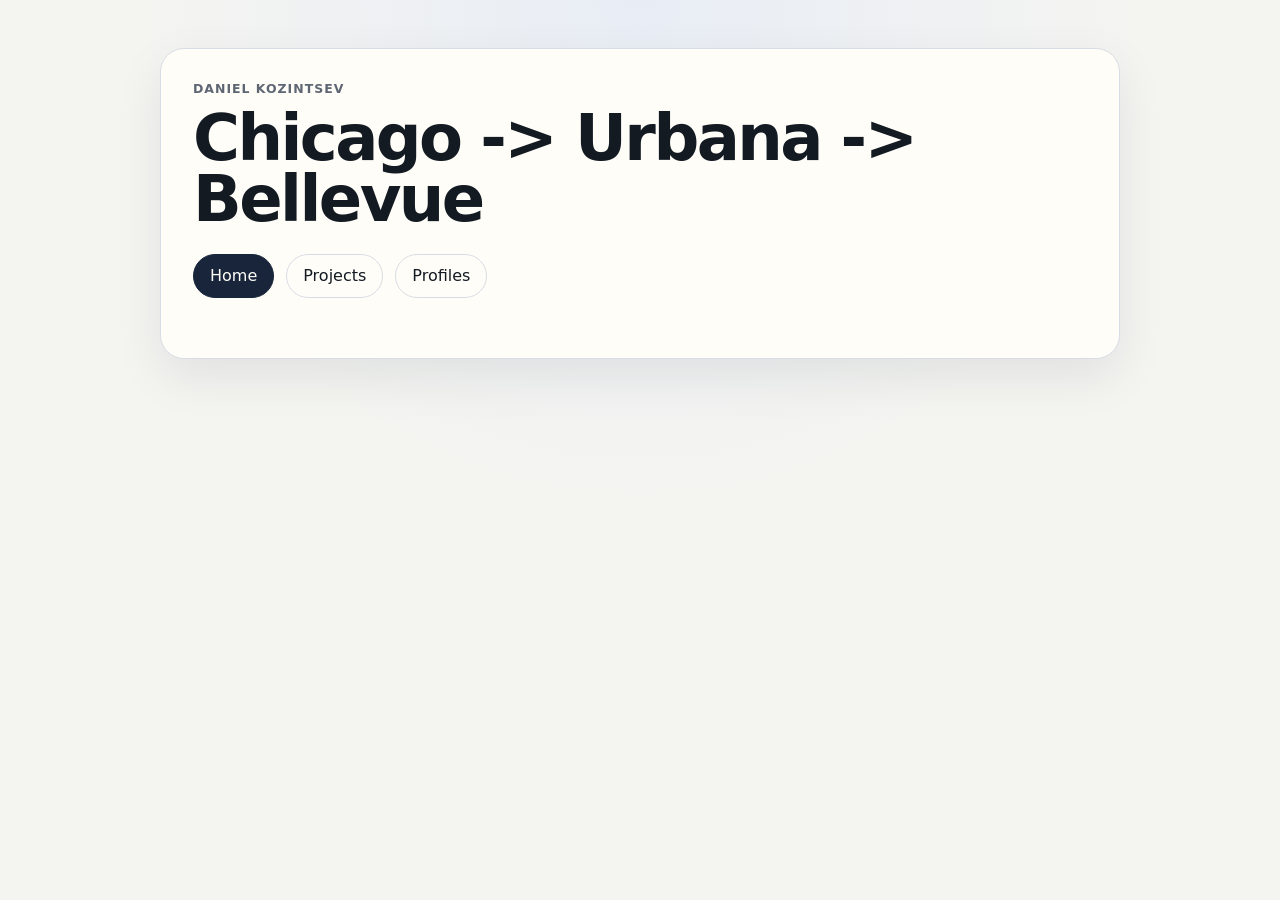
<file: index.html>
<!doctype html>
<html lang="en">
<head>
  <meta charset="utf-8" />
  <meta name="viewport" content="width=device-width,initial-scale=1" />
  <title>Danny Koz</title>
  <meta name="description" content="Danny Koz's personal site." />
  <link rel="stylesheet" href="./styles.css" />
</head>
<body>
  <main class="page-shell">
    <section class="card">
      <div class="page-header">
        <div>
          <p class="eyebrow">Daniel Kozintsev</p>
          <h1 class="route">Chicago -&gt; Urbana -&gt; Bellevue</h1>
        </div>

        <nav class="nav" aria-label="Primary">
          <a class="chip active" href="./index.html">Home</a>
          <a class="chip" href="./projects/">Projects</a>
          <a class="chip" href="./profiles/">Profiles</a>
        </nav>
      </div>
    </section>
  </main>
</body>
</html>
</file>
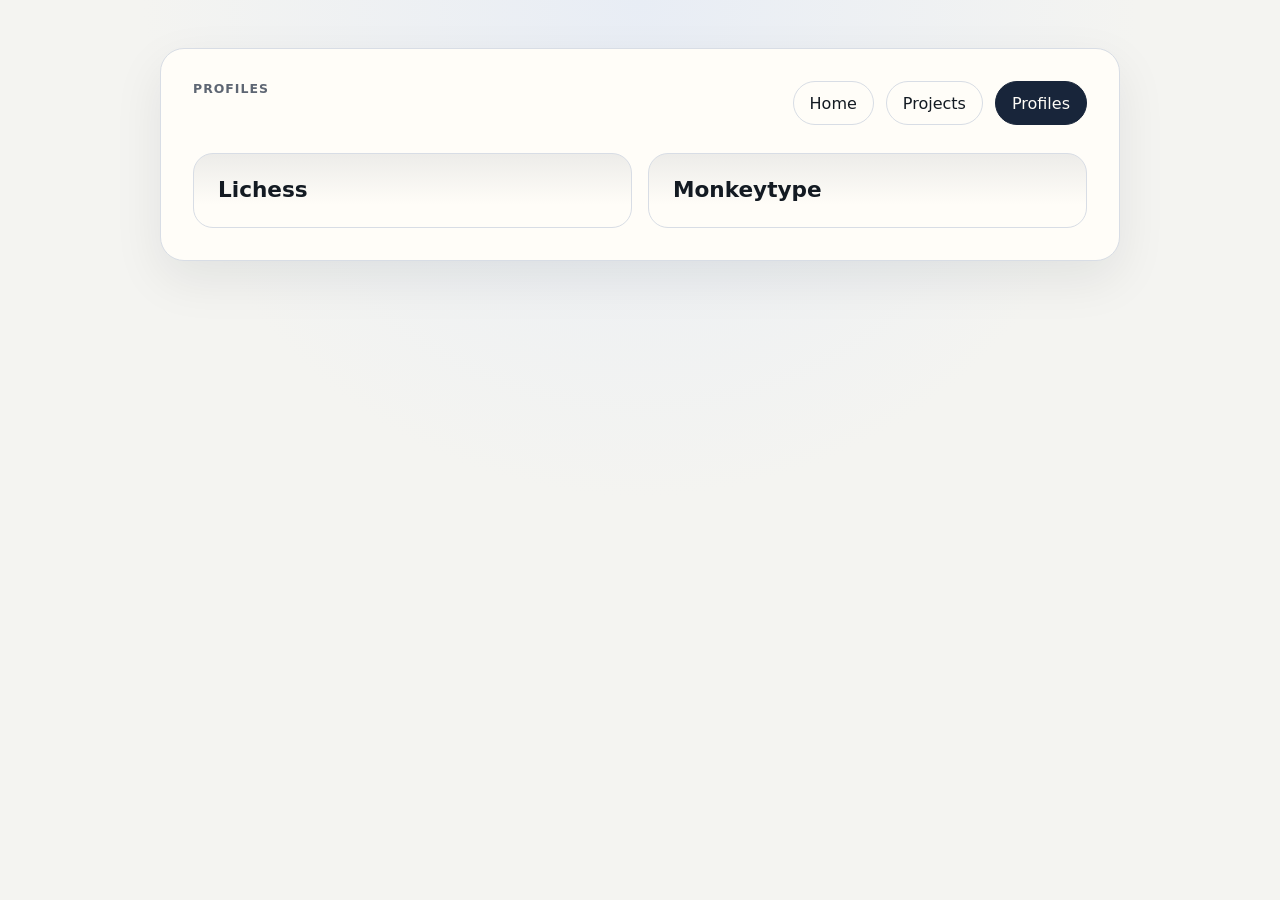
<file: profiles/index.html>
<!doctype html>
<html lang="en">
<head>
  <meta charset="utf-8" />
  <meta name="viewport" content="width=device-width, initial-scale=1" />
  <title>Profiles | Danny Koz</title>
  <meta name="description" content="Profiles for Danny Koz." />
  <link rel="stylesheet" href="../styles.css" />
</head>
<body>
  <main class="page-shell">
    <section class="card">
      <div class="page-header">
        <div>
          <p class="eyebrow">Profiles</p>
        </div>

        <nav class="nav" aria-label="Primary">
          <a class="chip" href="../index.html">Home</a>
          <a class="chip" href="../projects/">Projects</a>
          <a class="chip active" href="./index.html">Profiles</a>
        </nav>
      </div>

      <div class="grid">
        <a class="tile" href="https://lichess.org/@/DannyKoz" target="_blank" rel="noopener">
          <h2>Lichess</h2>
        </a>

        <a class="tile" href="https://monkeytype.com/profile/DannyKoz" target="_blank" rel="noopener">
          <h2>Monkeytype</h2>
        </a>
      </div>
    </section>
  </main>
</body>
</html>
</file>
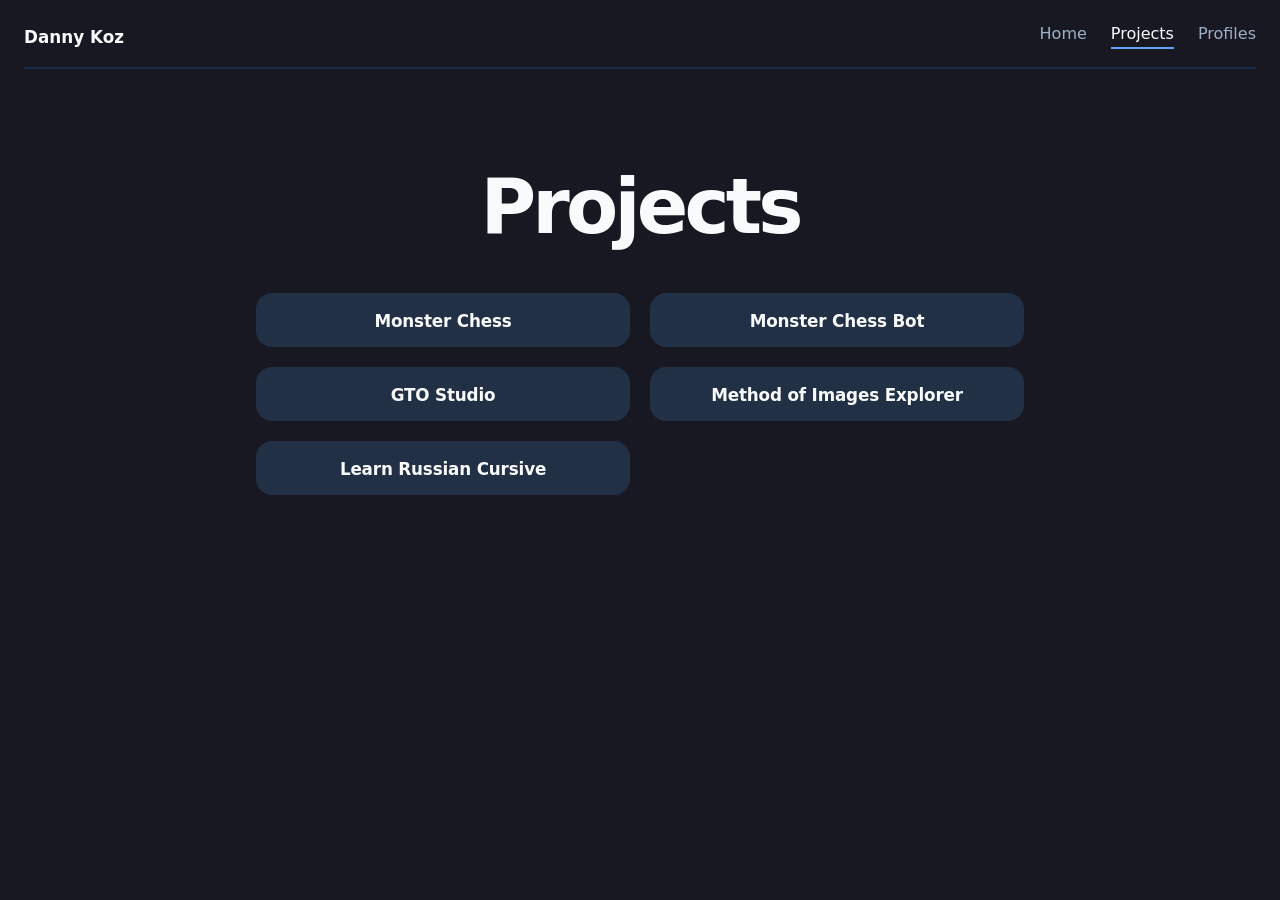
<file: projects/index.html>
<!doctype html>
<html lang="en">
<head>
  <meta charset="utf-8" />
  <meta name="viewport" content="width=device-width, initial-scale=1" />
  <title>Projects | Danny Koz</title>
  <meta name="description" content="Projects by Danny Koz." />
  <link rel="stylesheet" href="../styles.css" />
</head>
<body class="projects-page">
  <main class="page-shell page-shell-projects">
    <section class="card projects-card">
      <div class="page-header page-header-projects">
        <div>
          <p class="eyebrow">Danny Koz</p>
        </div>

        <nav class="nav" aria-label="Primary">
          <a class="chip" href="../index.html">Home</a>
          <a class="chip active" href="./index.html">Projects</a>
          <a class="chip" href="../profiles/">Profiles</a>
        </nav>
      </div>

      <div class="projects-hero">
        <h1 class="page-title projects-title">Projects</h1>
      </div>

      <section class="projects-section" aria-labelledby="interactive-tools-title">
        <div class="projects-grid">
          <a class="project-card" href="./monster-chess/">
            <h3>Monster Chess</h3>
          </a>

          <a class="project-card" href="./monster-chess-bot/">
            <h3>Monster Chess Bot</h3>
          </a>

          <a class="project-card" href="./gto-studio/">
            <h3>GTO Studio</h3>
          </a>

          <a class="project-card" href="./method-of-images-explorer/">
            <h3>Method of Images Explorer</h3>
          </a>

          <a class="project-card" href="./learn-russian-cursive/">
            <h3>Learn Russian Cursive</h3>
          </a>
        </div>
      </section>
    </section>
  </main>
</body>
</html>
</file>
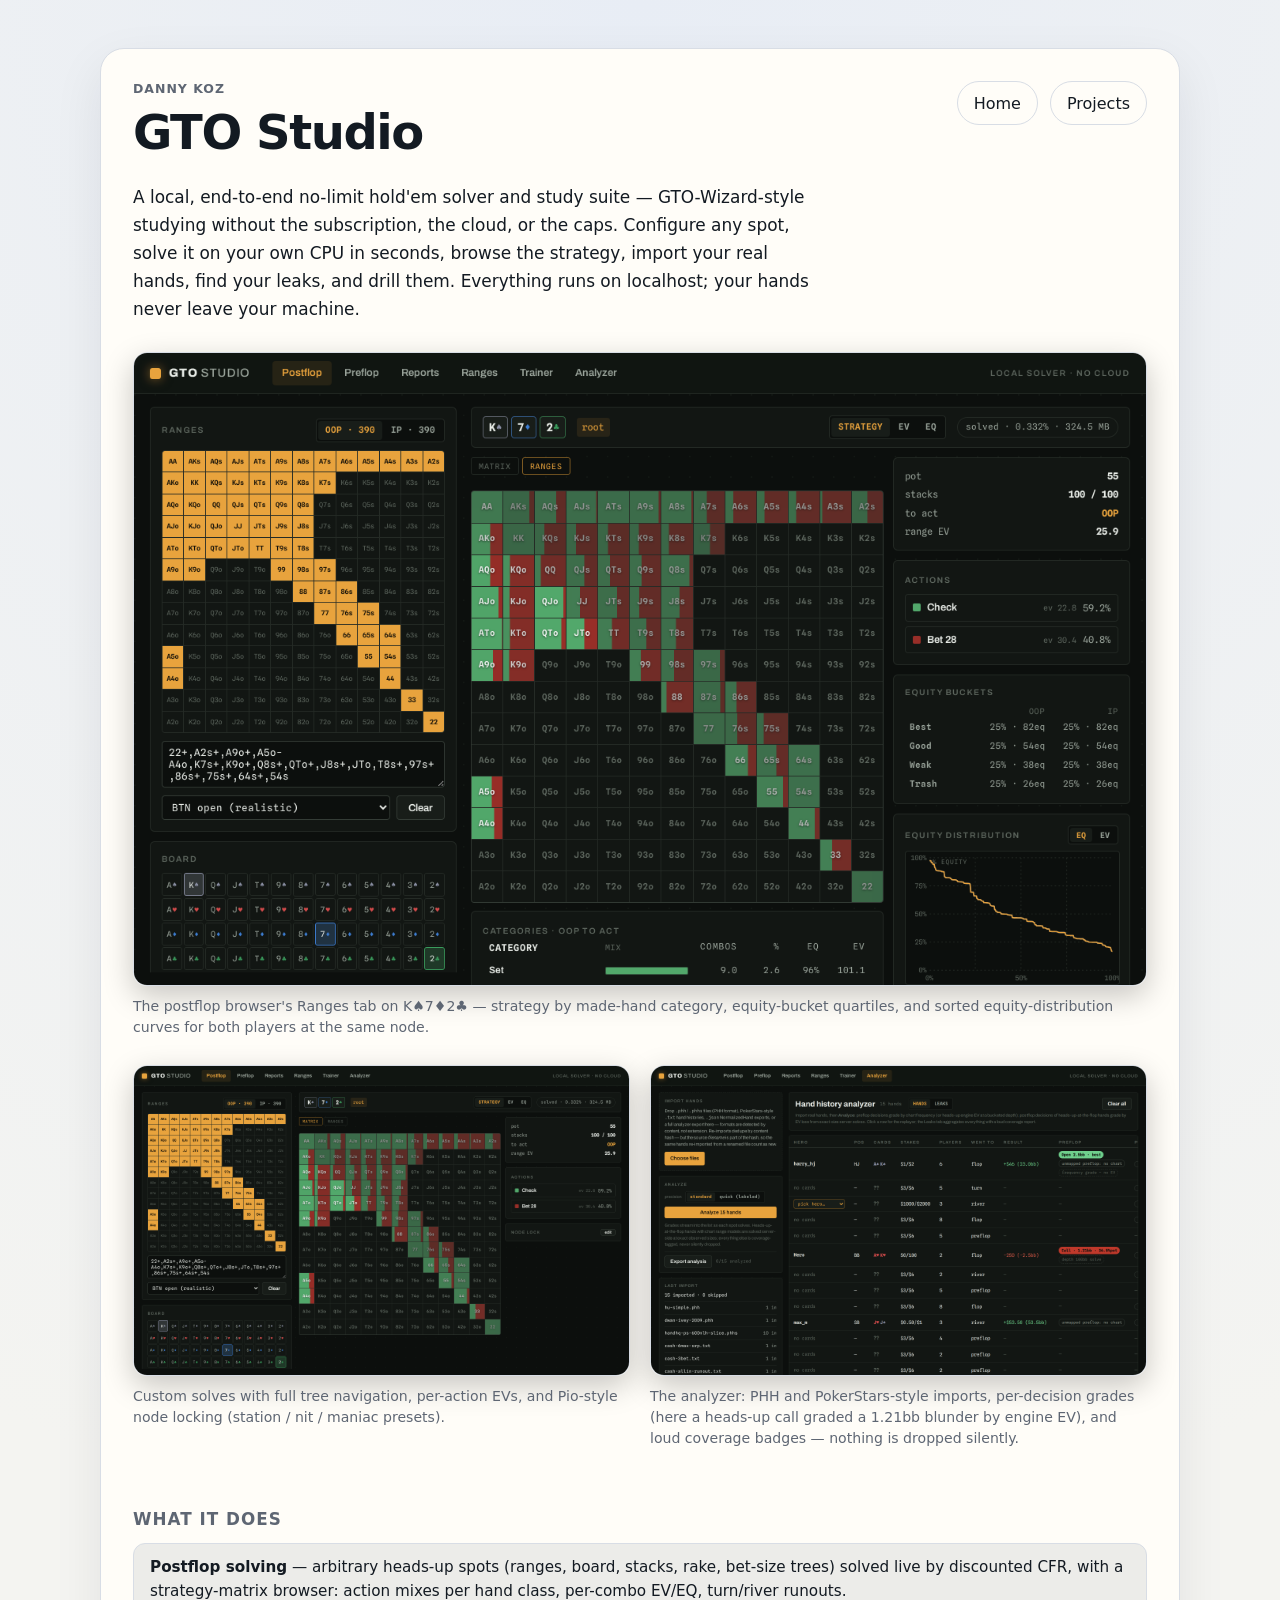
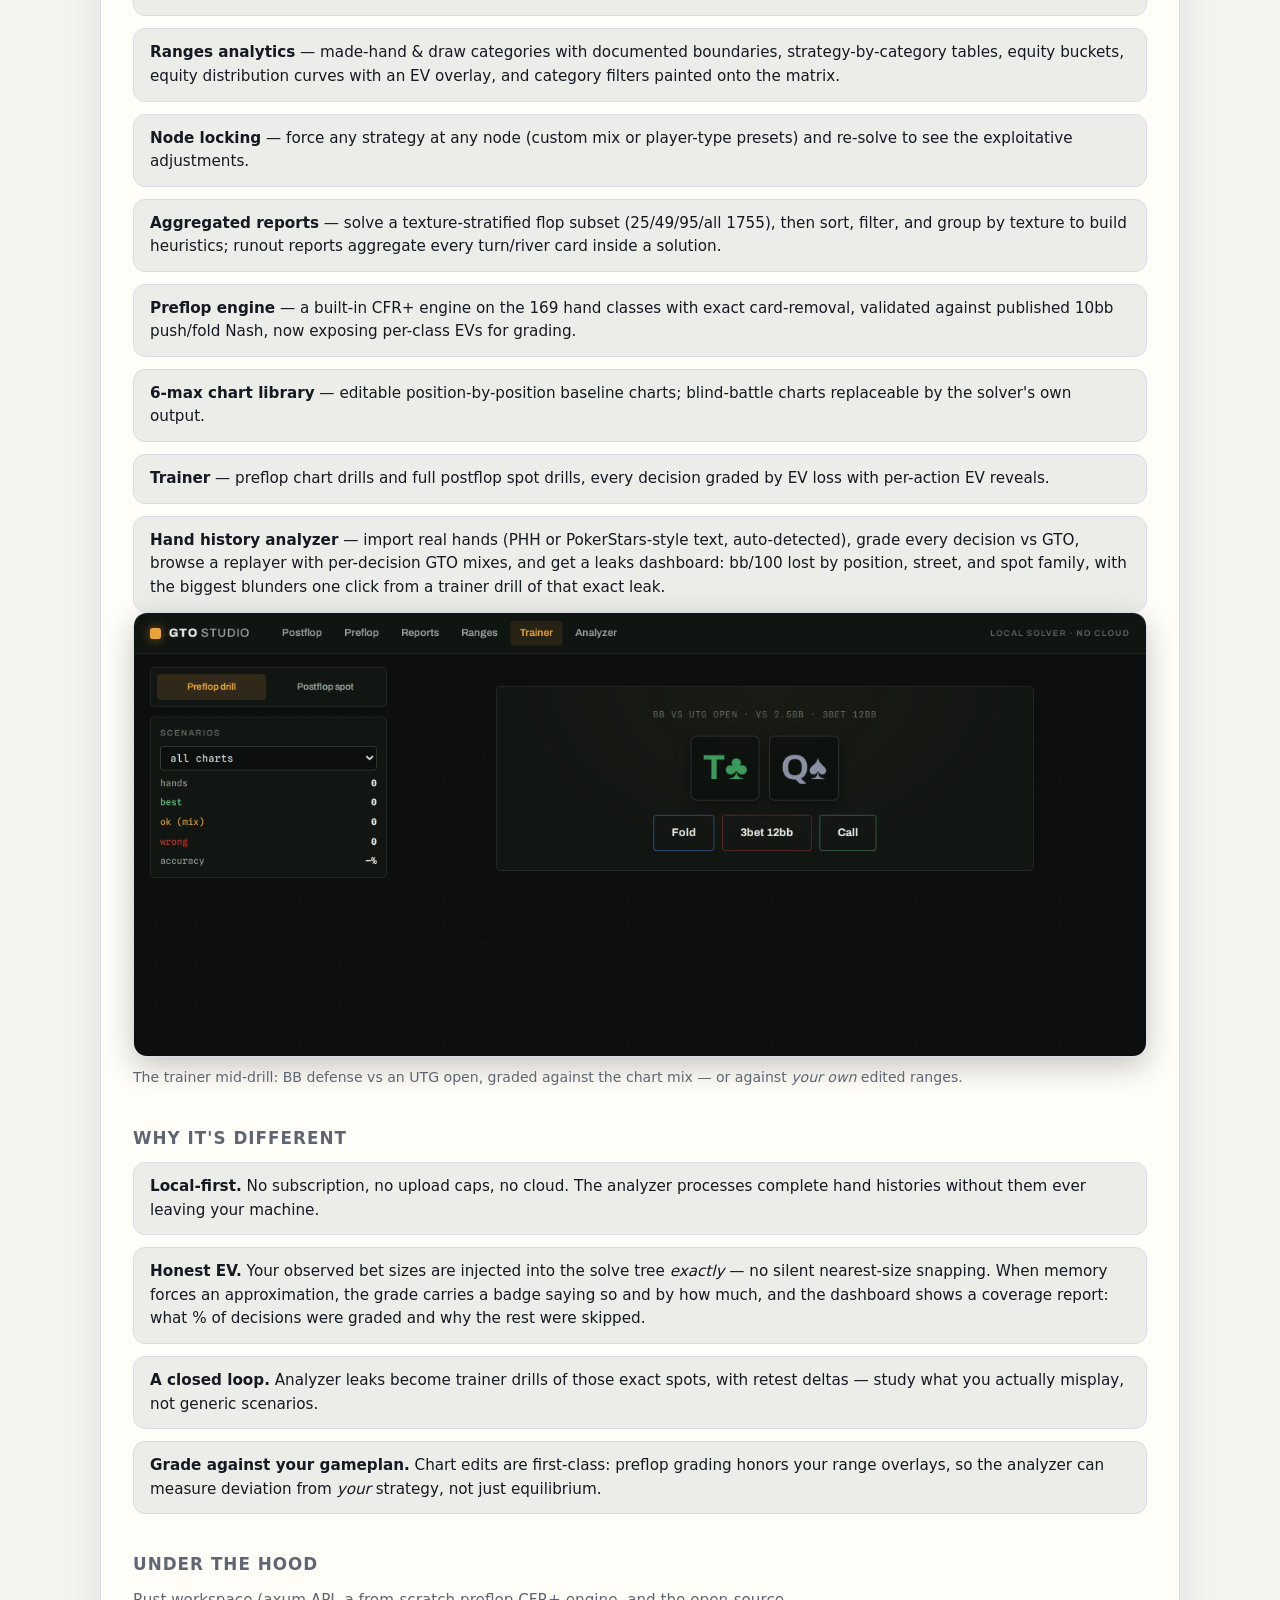
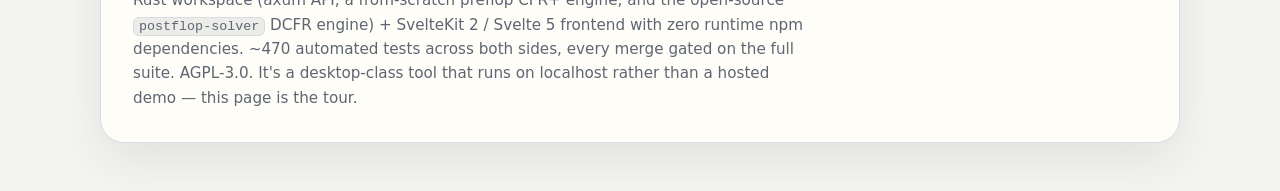
<file: projects/gto-studio/index.html>
<!doctype html>
<html lang="en">
<head>
  <meta charset="utf-8" />
  <meta name="viewport" content="width=device-width, initial-scale=1" />
  <title>GTO Studio | Danny Koz</title>
  <meta name="description" content="GTO Studio — a local, end-to-end NLH poker solver and study suite: custom solves, node locking, aggregate reports, a trainer, and a hand history analyzer with honest EV grading." />
  <link rel="stylesheet" href="../../styles.css" />
  <link rel="stylesheet" href="./styles.css" />
  <link rel="icon" href="data:image/svg+xml,<svg xmlns='http://www.w3.org/2000/svg' viewBox='0 0 100 100'><text y='80' font-size='80'>♠</text></svg>" />
</head>
<body>
  <main class="page-shell page-shell-wide">
    <section class="card">
      <div class="page-header">
        <div>
          <p class="eyebrow">Danny Koz</p>
          <h1 class="page-title">GTO Studio</h1>
        </div>
        <nav class="nav" aria-label="Primary">
          <a class="chip" href="../../index.html">Home</a>
          <a class="chip" href="../">Projects</a>
        </nav>
      </div>

      <p class="gto-lead">
        A local, end-to-end no-limit hold'em solver and study suite &mdash; GTO-Wizard-style
        studying without the subscription, the cloud, or the caps. Configure any spot, solve
        it on your own CPU in seconds, browse the strategy, import your real hands, find your
        leaks, and drill them. Everything runs on localhost; your hands never leave your machine.
      </p>

      <figure class="gto-shot gto-shot-hero">
        <a href="./img/ranges-tab.png"><img src="./img/ranges-tab.png" alt="GTO Studio postflop browser on K♠7♦2♣: strategy matrix with mixed-strategy colors, made-hand category table, equity buckets, and equity distribution curves for both players" loading="eager" /></a>
        <figcaption>The postflop browser's Ranges tab on K♠7♦2♣ &mdash; strategy by made-hand
        category, equity-bucket quartiles, and sorted equity-distribution curves for both
        players at the same node.</figcaption>
      </figure>

      <div class="gto-shots">
        <figure class="gto-shot">
          <a href="./img/postflop.png"><img src="./img/postflop.png" alt="Solved strategy matrix with per-action EVs and node locking panel" loading="lazy" /></a>
          <figcaption>Custom solves with full tree navigation, per-action EVs, and
          Pio-style node locking (station / nit / maniac presets).</figcaption>
        </figure>
        <figure class="gto-shot">
          <a href="./img/analyzer.png"><img src="./img/analyzer.png" alt="Hand history analyzer with imported hands, grade chips, and coverage badges" loading="lazy" /></a>
          <figcaption>The analyzer: PHH and PokerStars-style imports, per-decision grades
          (here a heads-up call graded a 1.21bb blunder by engine EV), and loud coverage
          badges &mdash; nothing is dropped silently.</figcaption>
        </figure>
      </div>

      <h2 class="gto-h2">What it does</h2>
      <ul class="gto-features">
        <li><strong>Postflop solving</strong> &mdash; arbitrary heads-up spots (ranges, board,
          stacks, rake, bet-size trees) solved live by discounted CFR, with a strategy-matrix
          browser: action mixes per hand class, per-combo EV/EQ, turn/river runouts.</li>
        <li><strong>Ranges analytics</strong> &mdash; made-hand & draw categories with
          documented boundaries, strategy-by-category tables, equity buckets, equity
          distribution curves with an EV overlay, and category filters painted onto the matrix.</li>
        <li><strong>Node locking</strong> &mdash; force any strategy at any node (custom mix or
          player-type presets) and re-solve to see the exploitative adjustments.</li>
        <li><strong>Aggregated reports</strong> &mdash; solve a texture-stratified flop subset
          (25/49/95/all 1755), then sort, filter, and group by texture to build heuristics;
          runout reports aggregate every turn/river card inside a solution.</li>
        <li><strong>Preflop engine</strong> &mdash; a built-in CFR+ engine on the 169 hand
          classes with exact card-removal, validated against published 10bb push/fold Nash,
          now exposing per-class EVs for grading.</li>
        <li><strong>6-max chart library</strong> &mdash; editable position-by-position baseline
          charts; blind-battle charts replaceable by the solver's own output.</li>
        <li><strong>Trainer</strong> &mdash; preflop chart drills and full postflop spot drills,
          every decision graded by EV loss with per-action EV reveals.</li>
        <li><strong>Hand history analyzer</strong> &mdash; import real hands (PHH or
          PokerStars-style text, auto-detected), grade every decision vs GTO, browse a
          replayer with per-decision GTO mixes, and get a leaks dashboard: bb/100 lost by
          position, street, and spot family, with the biggest blunders one click from a
          trainer drill of that exact leak.</li>
      </ul>

      <figure class="gto-shot">
        <a href="./img/trainer.png"><img src="./img/trainer.png" alt="Trainer preflop drill: BB vs UTG open holding T♣Q♠ with fold, 3-bet, and call options" loading="lazy" /></a>
        <figcaption>The trainer mid-drill: BB defense vs an UTG open, graded against the
        chart mix &mdash; or against <em>your own</em> edited ranges.</figcaption>
      </figure>

      <h2 class="gto-h2">Why it's different</h2>
      <ul class="gto-features">
        <li><strong>Local-first.</strong> No subscription, no upload caps, no cloud. The
          analyzer processes complete hand histories without them ever leaving your machine.</li>
        <li><strong>Honest EV.</strong> Your observed bet sizes are injected into the solve
          tree <em>exactly</em> &mdash; no silent nearest-size snapping. When memory forces an
          approximation, the grade carries a badge saying so and by how much, and the
          dashboard shows a coverage report: what % of decisions were graded and why the
          rest were skipped.</li>
        <li><strong>A closed loop.</strong> Analyzer leaks become trainer drills of those
          exact spots, with retest deltas &mdash; study what you actually misplay, not generic
          scenarios.</li>
        <li><strong>Grade against your gameplan.</strong> Chart edits are first-class: preflop
          grading honors your range overlays, so the analyzer can measure deviation from
          <em>your</em> strategy, not just equilibrium.</li>
      </ul>

      <h2 class="gto-h2">Under the hood</h2>
      <p class="gto-tech">
        Rust workspace (axum API, a from-scratch preflop CFR+ engine, and the open-source
        <code>postflop-solver</code> DCFR engine) + SvelteKit&nbsp;2 / Svelte&nbsp;5 frontend
        with zero runtime npm dependencies. ~470 automated tests across both sides, every
        merge gated on the full suite. AGPL-3.0. It's a desktop-class tool that runs on
        localhost rather than a hosted demo &mdash; this page is the tour.
      </p>
    </section>
  </main>
</body>
</html>
</file>
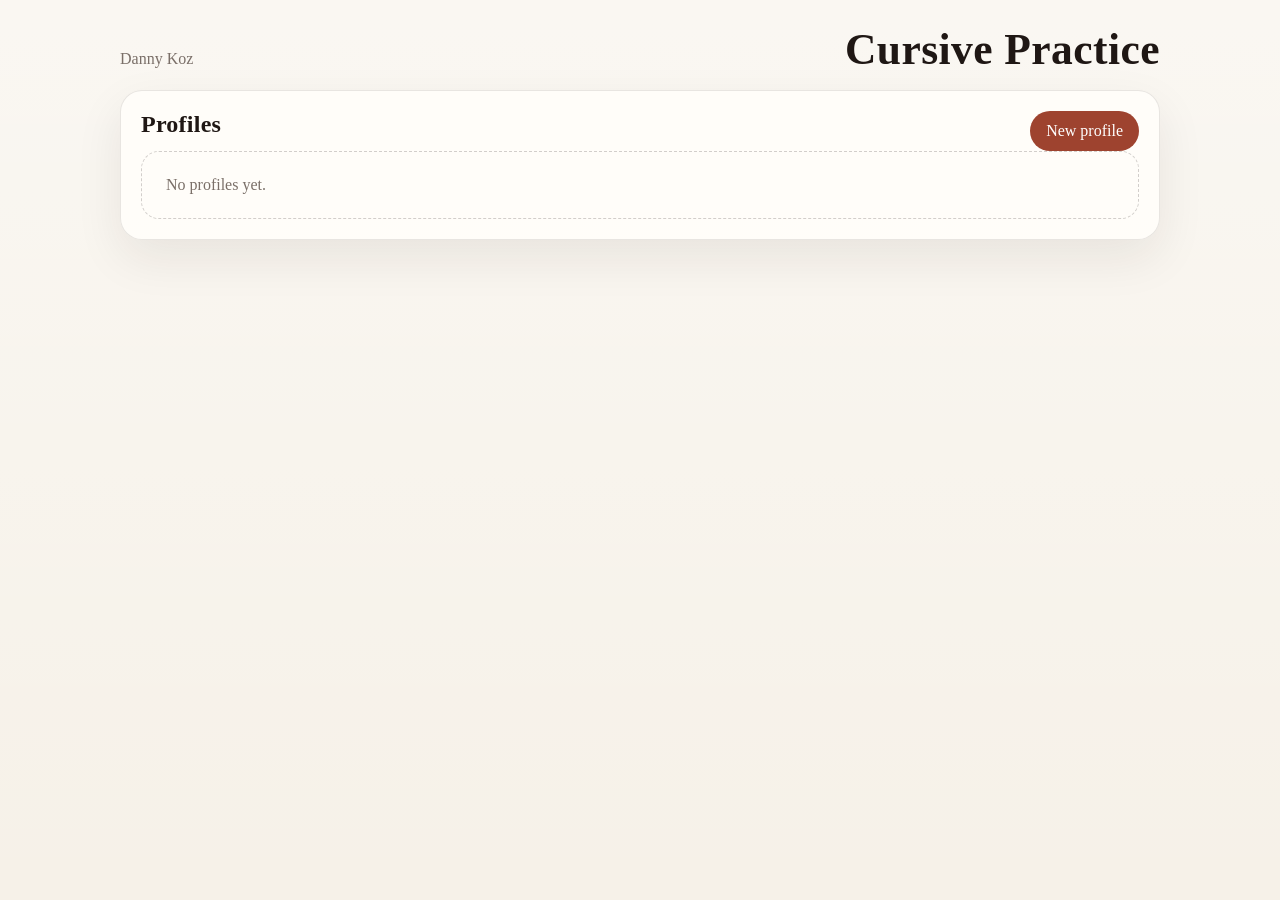
<file: projects/learn-russian-cursive/index.html>
<!doctype html>
<html lang="en">
<head>
  <meta charset="utf-8" />
  <meta name="viewport" content="width=device-width, initial-scale=1" />
  <title>Cursive Practice</title>
  <meta name="description" content="Practice cursive with guided lessons." />
  <link rel="icon" href="data:," />
  <link rel="stylesheet" href="./styles.css" />
</head>
<body>
  <div class="app-shell">
    <header class="topbar">
      <a class="back-link" href="../../index.html">Danny Koz</a>
      <h1>Cursive Practice</h1>
    </header>

    <main id="app"></main>
  </div>

  <template id="profile-view-template">
    <section class="panel">
      <div class="section-heading">
        <div>
          <h2>Profiles</h2>
        </div>
        <button id="new-profile-button" class="button primary" type="button">New profile</button>
      </div>
      <div id="profiles-grid" class="profiles-grid"></div>
    </section>
  </template>

  <template id="stage-view-template">
    <section class="panel stage-header">
      <div>
        <h2 id="stage-profile-name"></h2>
      </div>
      <div class="stage-actions">
        <button id="practice-name-button" class="button secondary" type="button">Practice name</button>
        <button id="change-profile-button" class="button ghost" type="button">Profiles</button>
      </div>
    </section>

    <section class="panel">
      <div class="section-heading">
        <div>
          <h2>Stages</h2>
        </div>
      </div>
      <div id="stages-grid" class="stages-grid"></div>
    </section>
  </template>

  <template id="stage-detail-view-template">
    <section class="panel stage-header">
      <div>
        <p id="stage-detail-kicker" class="section-note"></p>
        <h2 id="stage-detail-name"></h2>
      </div>
      <div class="stage-actions">
        <button id="start-stage-button" class="button primary" type="button">Start next lesson</button>
        <button id="back-to-stages-button" class="button ghost" type="button">Stages</button>
      </div>
    </section>

    <section class="panel">
      <div class="section-heading">
        <div>
          <h2>Lessons</h2>
          <p id="stage-detail-summary" class="section-note"></p>
        </div>
      </div>
      <div id="stage-detail-lessons" class="lesson-list stage-lesson-list"></div>
    </section>
  </template>

  <template id="lesson-view-template">
    <section class="lesson-practice-view">
      <header class="lesson-control-strip">
        <div class="lesson-context">
          <p id="lesson-stage-label" class="section-note"></p>
          <h2 id="lesson-title"></h2>
        </div>
        <div class="lesson-actions">
          <div class="rows-control">
            <button id="decrease-rows-button" class="mini-button" type="button" aria-label="Decrease rows">−</button>
            <span id="rows-label">3 rows</span>
            <button id="increase-rows-button" class="mini-button" type="button" aria-label="Increase rows">+</button>
          </div>
          <button id="clear-canvas-button" class="button ghost" type="button">Clear</button>
          <button id="toggle-guides-button" class="button secondary" type="button">Guides</button>
          <button id="complete-lesson-button" class="button primary" type="button">Next →</button>
          <button id="back-to-stages-button" class="button ghost close-lesson-button" type="button" aria-label="Exit practice">✕</button>
        </div>
      </header>
      <section class="practice-area-shell">
        <div id="trace-sheet" class="trace-sheet">
          <div class="trace-sheet-surface">
            <div id="reference-sheet" class="reference-text show-guides"></div>
            <canvas id="practice-canvas"></canvas>
          </div>
        </div>
      </section>
    </section>
  </template>

  <template id="profile-card-template">
    <article class="profile-card">
      <div class="profile-card-head">
        <div class="avatar"></div>
        <button class="icon-button delete-profile-button" type="button" aria-label="Delete profile">×</button>
      </div>
      <h3 class="profile-name"></h3>
      <p class="profile-progress"></p>
      <button class="button primary open-profile-button" type="button">Open</button>
    </article>
  </template>

  <template id="stage-card-template">
    <article class="stage-card">
      <div class="stage-card-top">
        <div>
          <p class="stage-kicker"></p>
          <h3 class="stage-name"></h3>
        </div>
        <p class="stage-progress"></p>
      </div>
      <p class="stage-sample"></p>
      <div class="progress-bar"><span></span></div>
      <button class="button primary open-stage-button" type="button">View stage</button>
      <div class="lesson-list stage-preview-list"></div>
    </article>
  </template>

  <template id="lesson-chip-template">
    <button class="lesson-chip" type="button">
      <span class="lesson-chip-text"></span>
      <span class="lesson-chip-meta"></span>
    </button>
  </template>

  <dialog id="profile-dialog" class="profile-dialog">
    <form method="dialog" id="profile-form" class="dialog-card">
      <div class="section-heading tight">
        <div>
          <h2>New profile</h2>
        </div>
      </div>
      <label class="field">
        <span>Name</span>
        <input id="profile-name-input" name="profileName" maxlength="24" required />
      </label>
      <div class="dialog-actions">
        <button class="button ghost" type="button" id="cancel-profile-button">Cancel</button>
        <button class="button primary" type="submit">Save</button>
      </div>
    </form>
  </dialog>

  <script src="./js/curriculum.js" defer></script>
  <script src="./js/storage.js" defer></script>
  <script src="./js/main.js" defer></script>
</body>
</html>
</file>
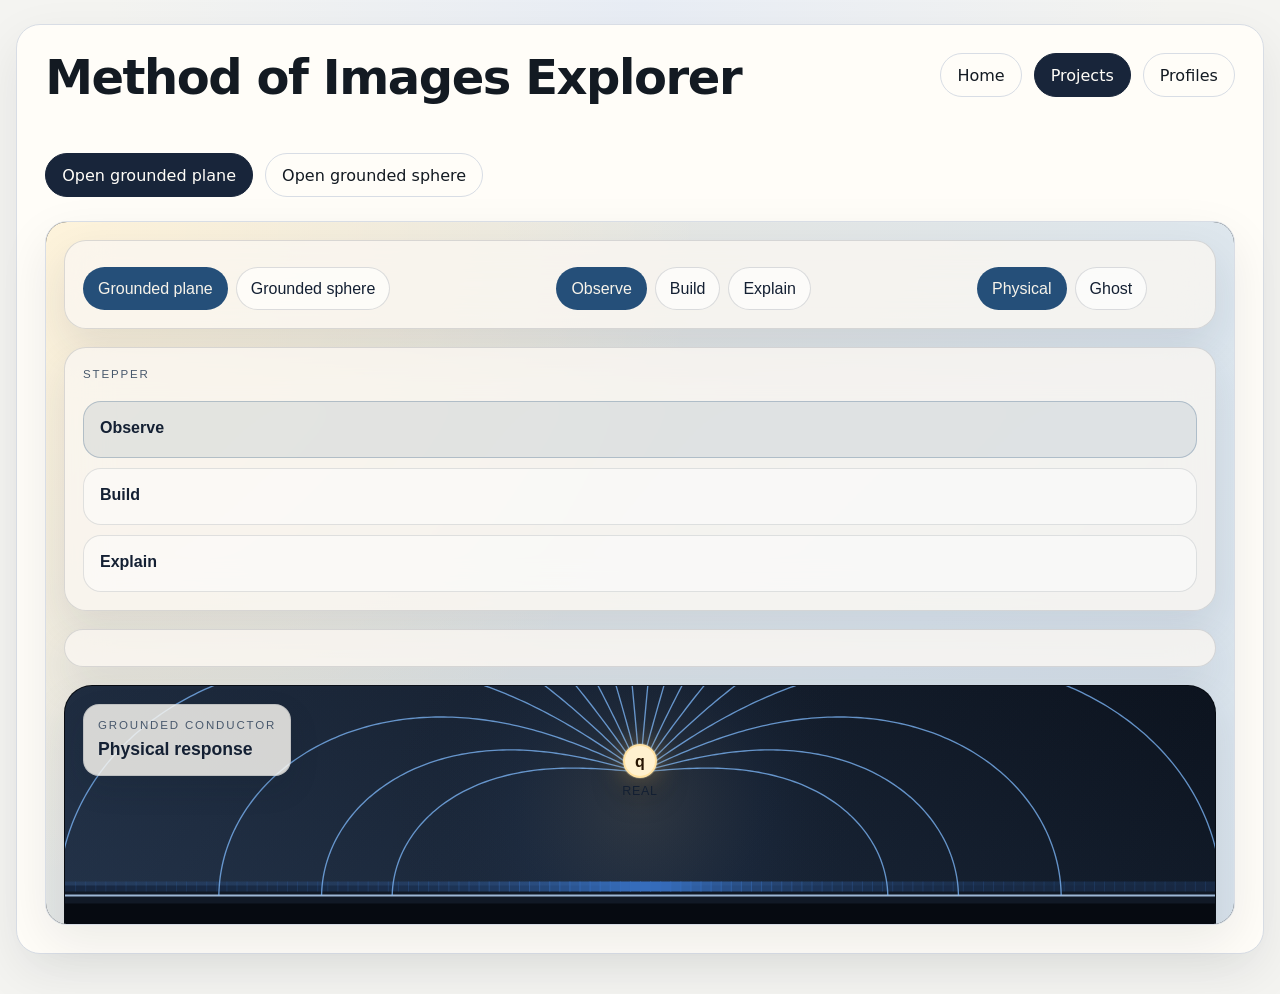
<file: projects/method-of-images-explorer/index.html>
<!doctype html>
<html lang="en">
<head>
  <meta charset="utf-8" />
  <meta name="viewport" content="width=device-width, initial-scale=1" />
  <title>Method of Images Explorer | Danny Koz</title>
  <meta
    name="description"
    content="Interactive electrostatics simulator for the method of image charges."
  />
  <link rel="stylesheet" href="../../styles.css" />
  <style>
    .page-shell.page-shell--wide {
      width: min(100%, calc(100vw - 32px));
      padding: 24px 0 40px;
    }

    .card.project-card--wide {
      padding: clamp(20px, 2.2vw, 32px);
    }

    .project-stack {
      display: grid;
      gap: 24px;
    }

    .project-hero {
      display: grid;
      gap: 20px;
    }

    .project-actions {
      display: flex;
      flex-wrap: wrap;
      gap: 12px;
    }

    .project-actions .chip.active {
      text-decoration: none;
    }

    .project-grid {
      display: grid;
      grid-template-columns: repeat(auto-fit, minmax(220px, 1fr));
      gap: 16px;
    }

    .project-grid .tile {
      min-height: unset;
    }

    .preview-shell {
      border: 1px solid var(--ring);
      border-radius: 22px;
      overflow: hidden;
      background: var(--card);
      box-shadow: var(--shadow);
    }

    .preview-header {
      padding: 16px 18px;
      border-bottom: 1px solid var(--ring);
      background: linear-gradient(180deg, var(--accent-soft), transparent 90%);
    }

    .preview-header h2,
    .preview-header p {
      margin: 0;
    }

    .preview-header p {
      color: var(--muted);
      margin-top: 8px;
    }

    .preview-frame {
      display: block;
      width: 100%;
      height: min(78vh, 900px);
      border: 0;
      background: #081019;
    }

    .project-note {
      margin: 0;
      color: var(--muted);
      font-size: 0.95rem;
      line-height: 1.6;
    }

    @media (max-width: 900px) {
      .page-shell.page-shell--wide {
        width: min(100%, calc(100vw - 20px));
        padding: 16px 0 28px;
      }

      .card.project-card--wide {
        padding: 18px;
      }

      .preview-frame {
        height: 70vh;
      }
    }
  </style>
</head>
<body>
  <main class="page-shell page-shell--wide">
    <section class="card project-stack project-card--wide">
      <div class="page-header">
        <div>
          <h1 class="page-title">Method of Images Explorer</h1>
        </div>

        <nav class="nav" aria-label="Primary">
          <a class="chip" href="../../index.html">Home</a>
          <a class="chip active" href="../index.html">Projects</a>
          <a class="chip" href="../../profiles/">Profiles</a>
        </nav>
      </div>

      <section class="project-hero">
        <div class="project-actions">
          <a class="chip active" href="./app/#/plane">Open grounded plane</a>
          <a class="chip" href="./app/#/sphere">Open grounded sphere</a>
        </div>
      </section>

      <section class="preview-shell">
        <iframe
          class="preview-frame"
          src="./app/#/plane"
          title="Method of Images Explorer"
          loading="lazy"
        ></iframe>
      </section>
    </section>
  </main>
</body>
</html>
</file>
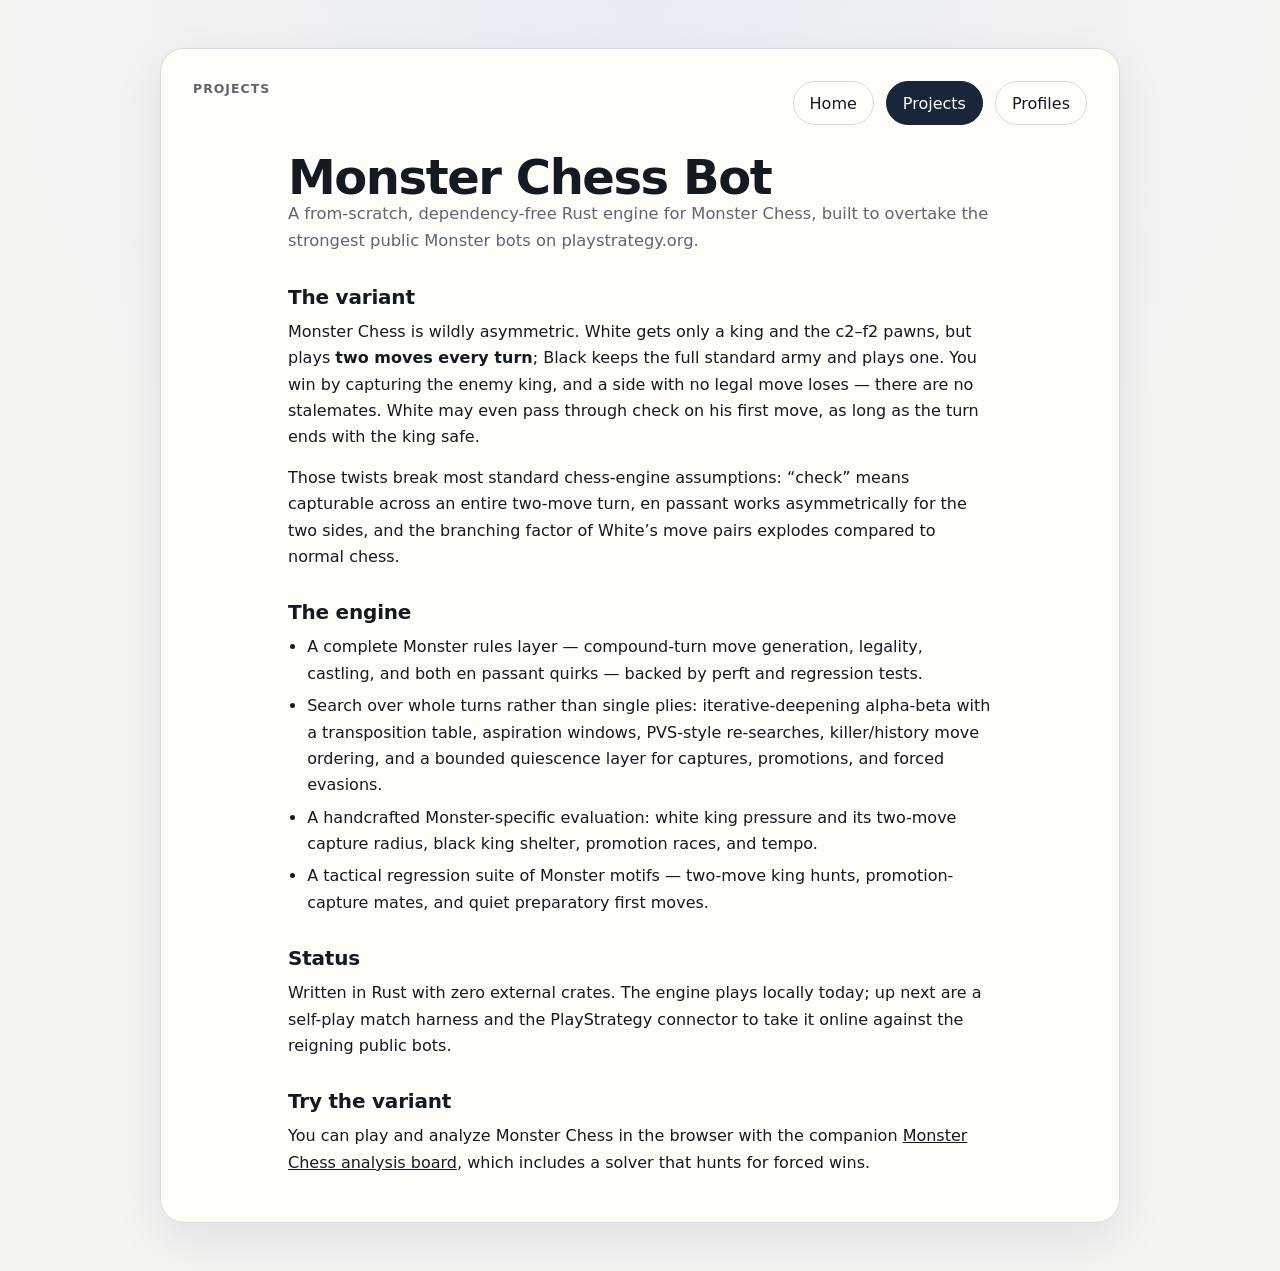
<file: projects/monster-chess-bot/index.html>
<!doctype html>
<html lang="en">
<head>
  <meta charset="utf-8" />
  <meta name="viewport" content="width=device-width, initial-scale=1" />
  <title>Monster Chess Bot | Danny Koz</title>
  <meta name="description" content="A from-scratch Rust engine for Monster Chess, built to beat the strongest public Monster bots on PlayStrategy." />
  <link rel="stylesheet" href="../../styles.css" />
  <style>
    .project-body{max-width:44rem;margin:0 auto}
    .project-body h2{margin:30px 0 10px;font-size:1.25rem;letter-spacing:-.01em}
    .project-body p,.project-body li{line-height:1.65}
    .project-body p{margin:0 0 14px}
    .project-body ul{margin:0 0 14px;padding-left:1.2rem}
    .project-body li{margin:6px 0}
    .project-body .lead{margin-bottom:8px}
  </style>
</head>
<body>
  <main class="page-shell">
    <section class="card">
      <div class="page-header">
        <div>
          <p class="eyebrow">Projects</p>
        </div>

        <nav class="nav" aria-label="Primary">
          <a class="chip" href="../../index.html">Home</a>
          <a class="chip active" href="../">Projects</a>
          <a class="chip" href="../../profiles/">Profiles</a>
        </nav>
      </div>

      <div class="project-body">
        <h1 class="page-title">Monster Chess Bot</h1>
        <p class="lead">A from-scratch, dependency-free Rust engine for Monster Chess, built to overtake the strongest public Monster bots on playstrategy.org.</p>

        <h2>The variant</h2>
        <p>Monster Chess is wildly asymmetric. White gets only a king and the c2&ndash;f2 pawns, but plays <strong>two moves every turn</strong>; Black keeps the full standard army and plays one. You win by capturing the enemy king, and a side with no legal move loses &mdash; there are no stalemates. White may even pass through check on his first move, as long as the turn ends with the king safe.</p>
        <p>Those twists break most standard chess-engine assumptions: &ldquo;check&rdquo; means capturable across an entire two-move turn, en passant works asymmetrically for the two sides, and the branching factor of White&rsquo;s move pairs explodes compared to normal chess.</p>

        <h2>The engine</h2>
        <ul>
          <li>A complete Monster rules layer &mdash; compound-turn move generation, legality, castling, and both en passant quirks &mdash; backed by perft and regression tests.</li>
          <li>Search over whole turns rather than single plies: iterative-deepening alpha-beta with a transposition table, aspiration windows, PVS-style re-searches, killer/history move ordering, and a bounded quiescence layer for captures, promotions, and forced evasions.</li>
          <li>A handcrafted Monster-specific evaluation: white king pressure and its two-move capture radius, black king shelter, promotion races, and tempo.</li>
          <li>A tactical regression suite of Monster motifs &mdash; two-move king hunts, promotion-capture mates, and quiet preparatory first moves.</li>
        </ul>

        <h2>Status</h2>
        <p>Written in Rust with zero external crates. The engine plays locally today; up next are a self-play match harness and the PlayStrategy connector to take it online against the reigning public bots.</p>

        <h2>Try the variant</h2>
        <p>You can play and analyze Monster Chess in the browser with the companion <a href="../monster-chess/">Monster Chess analysis board</a>, which includes a solver that hunts for forced wins.</p>
      </div>
    </section>
  </main>
</body>
</html>
</file>
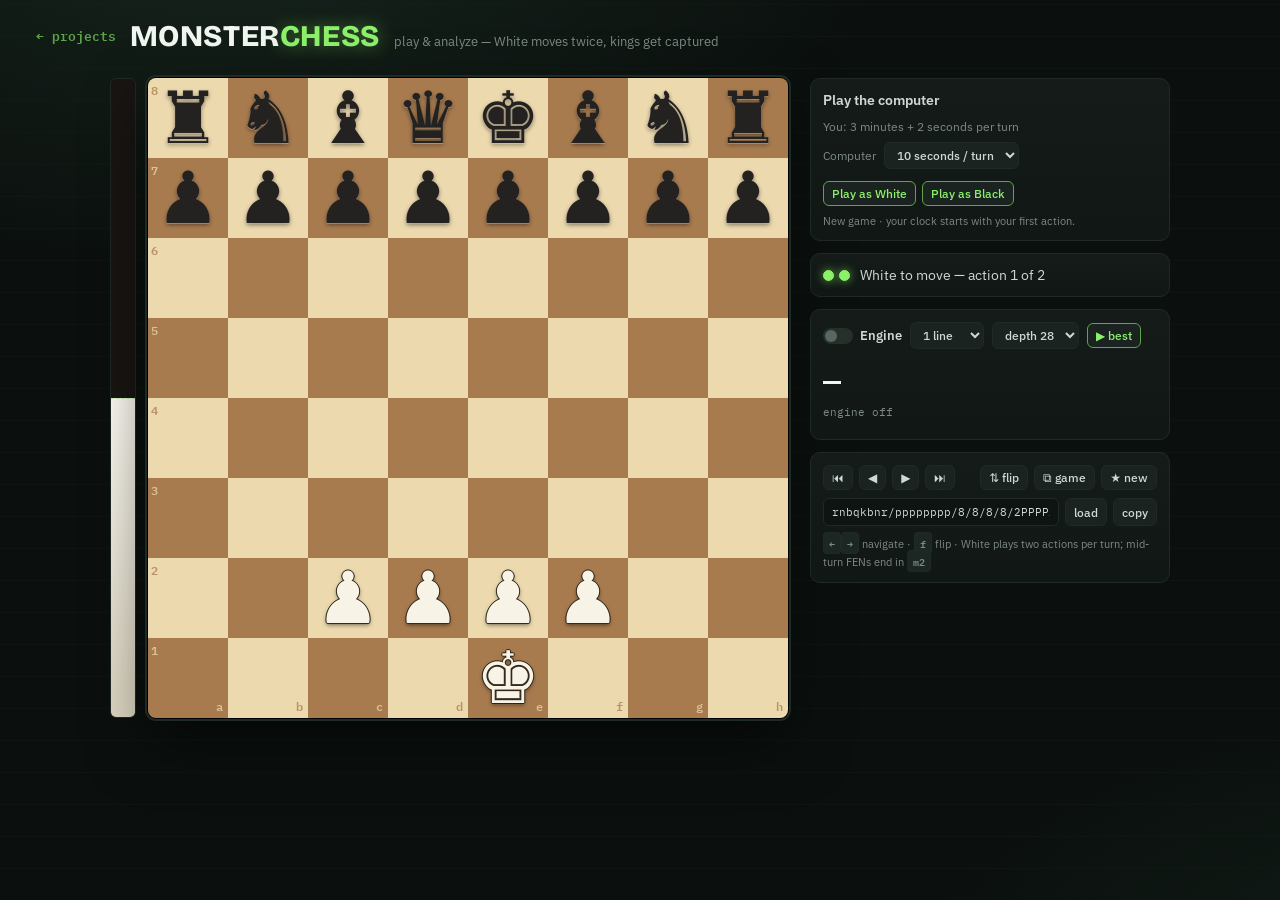
<file: projects/monster-chess/index.html>
<!doctype html>
<html lang="en">
<head>
  <meta charset="utf-8" />
  <meta name="viewport" content="width=device-width, initial-scale=1" />
  <title>Monster Chess — analysis &amp; solver</title>
  <link rel="stylesheet" href="style.css?v=e08a7cb0cd896325" />
  <link rel="icon" href="data:image/svg+xml,<svg xmlns='http://www.w3.org/2000/svg' viewBox='0 0 100 100'><text y='80' font-size='80'>♚</text></svg>" />
</head>
<body>
  <header class="masthead">
    <a href="../" style="color:#5da548;text-decoration:none;font:600 13px 'IBM Plex Mono',monospace;align-self:center" title="Back to projects">← projects</a>
    <h1 class="wordmark">MONSTER<span class="glow">CHESS</span></h1>
    <span class="tagline">play &amp; analyze — White moves twice, kings get captured</span>
  </header>

  <main class="layout">
    <div class="board-col">
      <div class="evalbar">
        <div class="fill" id="eval-fill"></div>
        <div class="tick"></div>
        <div class="readout black-side" id="eval-black"></div>
        <div class="readout white-side" id="eval-white"></div>
      </div>
      <div class="board-wrap">
        <div id="board"></div>
      </div>
    </div>

    <aside class="panel">
      <section class="play-section">
        <div id="play-setup">
          <div class="play-heading">Play the computer</div>
          <div class="play-settings">
            <span>You: 3 minutes + 2 seconds per turn</span>
            <label>Computer
              <select id="computer-time" aria-label="Computer thinking time per turn">
                <option value="5000">5 seconds / turn</option>
                <option value="10000" selected>10 seconds / turn</option>
              </select>
            </label>
          </div>
          <div class="controls-row">
            <button class="btn primary" id="play-white">Play as White</button>
            <button class="btn primary" id="play-black">Play as Black</button>
          </div>
          <div class="hint-line">New game · your clock starts with your first action.</div>
        </div>
        <div id="play-active" hidden>
          <div id="play-status" class="play-heading"></div>
          <div class="clock-row">
            <div><span class="clock-label">Your clock</span><div id="human-clock" class="human-clock">3:00</div></div>
            <span id="computer-status" role="status" aria-live="polite"></span>
          </div>
          <button class="btn" id="return-analysis">Stop / return to analysis</button>
          <div class="hint-line">White's two actions share one turn and one increment.</div>
        </div>
        <div id="engine-error" class="engine-error" role="alert" hidden></div>
      </section>

      <section>
        <div class="statusline">
          <span class="turn-meter" id="turn-meter"></span>
          <span id="status-text"></span>
          <span class="result-banner" id="result-banner" style="display:none"></span>
        </div>
      </section>

      <section class="analysis-section">
        <div class="engine-head">
          <label class="switch">
            <input type="checkbox" id="engine-toggle" />
            <span class="lamp"></span>
            <span>Engine</span>
          </label>
          <select id="multipv" title="Lines">
            <option value="1">1 line</option>
            <option value="2">2 lines</option>
            <option value="3">3 lines</option>
          </select>
          <select id="depth" title="Depth limit">
            <option value="16">depth 16</option>
            <option value="22">depth 22</option>
            <option value="28" selected>depth 28</option>
            <option value="36">depth 36</option>
          </select>
          <button class="btn primary" id="play-best" title="Play the engine's best move(s)">▶ best</button>
        </div>
        <div class="score-big" id="score-big">—</div>
        <span class="solved-badge" id="solved-badge" style="display:none">Winning line found</span>
        <div class="telemetry" id="telemetry">engine off</div>
        <div class="lines" id="lines"></div>
      </section>

      <section class="moves-section">
        <div class="movelist" id="movelist"></div>
      </section>

      <section>
        <div class="controls-row">
          <button class="btn" id="btn-start" title="Start (Home)">⏮</button>
          <button class="btn" id="btn-prev" title="Back (←)">◀</button>
          <button class="btn" id="btn-next" title="Forward (→)">▶</button>
          <button class="btn" id="btn-end" title="End (End)">⏭</button>
          <span class="spacer"></span>
          <button class="btn" id="btn-flip" title="Flip board (f)">⇅ flip</button>
          <button class="btn" id="btn-copy-game" title="Copy the game text">⧉ game</button>
          <button class="btn" id="btn-new">★ new</button>
        </div>
        <div class="fen-row">
          <input id="fen-input" spellcheck="false" />
          <button class="btn" id="btn-fen-load">load</button>
          <button class="btn" id="btn-fen-copy">copy</button>
        </div>
        <div class="hint-line analysis-hint">
          <kbd>←</kbd><kbd>→</kbd> navigate · <kbd>f</kbd> flip · White plays two actions per turn;
          mid-turn FENs end in <kbd>m2</kbd>
        </div>
      </section>
    </aside>
  </main>

  <script type="module" src="main.js?v=e08a7cb0cd896325"></script>
</body>
</html>
</file>
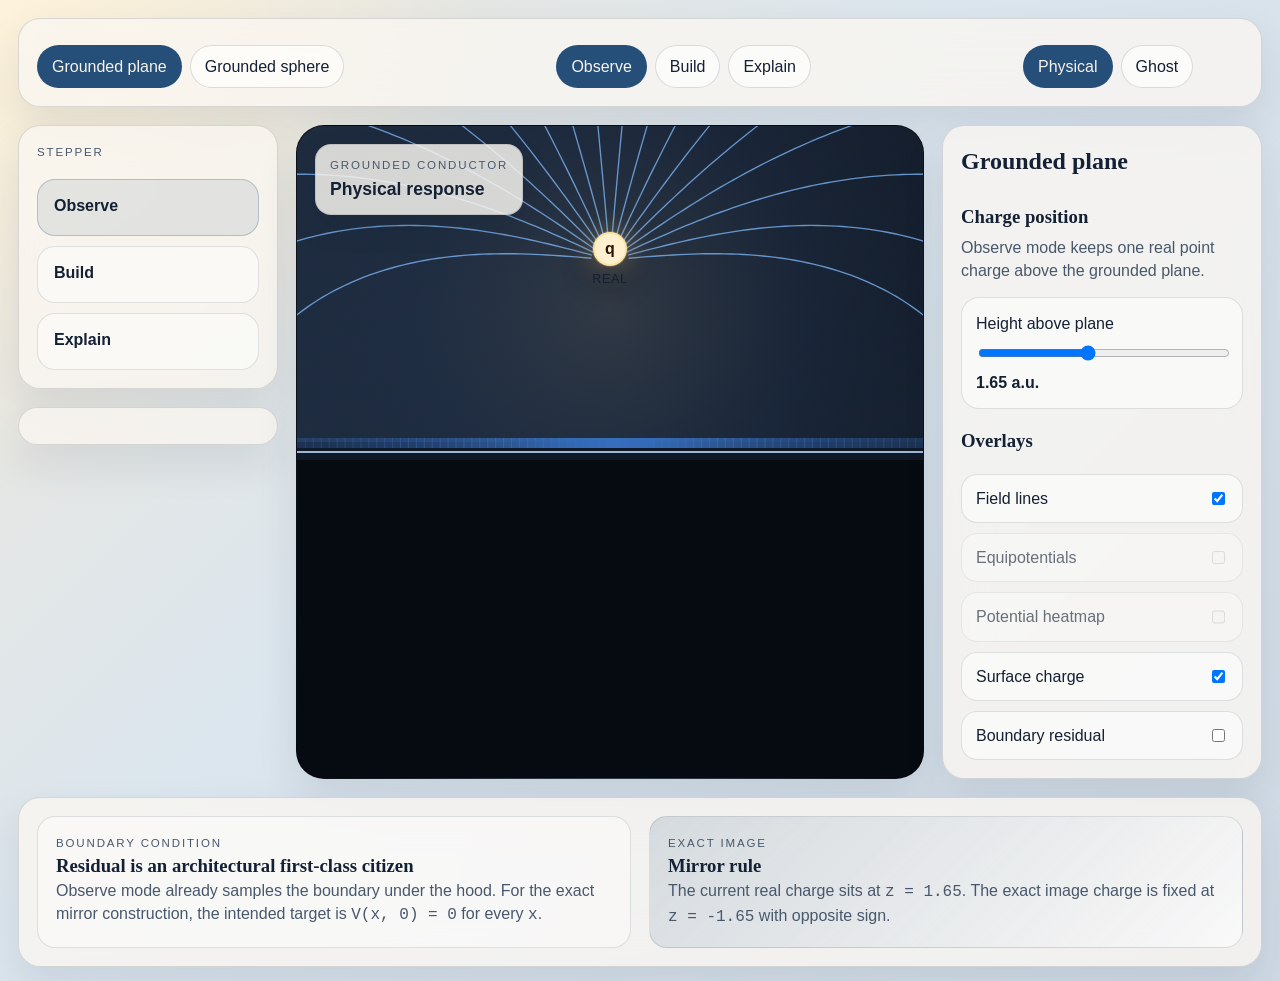
<file: projects/method-of-images-explorer/app/index.html>
<!doctype html>
<html lang="en">
  <head>
    <meta charset="UTF-8" />
    <meta name="viewport" content="width=device-width, initial-scale=1.0" />
    <link
      rel="icon"
      href="data:image/svg+xml,%3Csvg xmlns='http://www.w3.org/2000/svg' viewBox='0 0 64 64'%3E%3Crect width='64' height='64' rx='14' fill='%23142033'/%3E%3Cpath d='M10 42h44' stroke='%23d9e3ef' stroke-width='3' stroke-linecap='round'/%3E%3Ccircle cx='32' cy='18' r='8' fill='%23f0b55a'/%3E%3Ccircle cx='32' cy='50' r='8' fill='%237aa9da' fill-opacity='.45' stroke='%237aa9da' stroke-width='2'/%3E%3C/svg%3E"
    />
    <title>Method of Images Explorer</title>
    <script type="module" crossorigin src="/projects/method-of-images-explorer/app/assets/index-BD1Wz1Yt.js"></script>
    <link rel="stylesheet" crossorigin href="/projects/method-of-images-explorer/app/assets/index-CqN9oXhd.css">
  </head>
  <body>
    <div id="root"></div>
  </body>
</html>
</file>
<file: styles.css>
:root{
  --bg:#f4f4f1;
  --bg-accent:#e8edf5;
  --card:#fffdf8;
  --text:#131a22;
  --muted:#5e6673;
  --ring:#d8dde5;
  --accent:#18253a;
  --accent-soft:rgba(24,37,58,.08);
  --shadow:0 18px 50px rgba(17,24,39,.08);
}

@media (prefers-color-scheme: dark){
  :root{
    --bg:#0e1319;
    --bg-accent:#182230;
    --card:#121923;
    --text:#e8edf3;
    --muted:#9aa4b2;
    --ring:#273242;
    --accent:#f5f7fa;
    --accent-soft:rgba(245,247,250,.08);
    --shadow:0 18px 50px rgba(0,0,0,.28);
  }
}

*{box-sizing:border-box}

html{color-scheme:light dark}

body{
  margin:0;
  min-height:100vh;
  font-family:system-ui,-apple-system,BlinkMacSystemFont,"Segoe UI",sans-serif;
  color:var(--text);
  background:
    radial-gradient(circle at top, var(--bg-accent), transparent 45%),
    var(--bg);
}

a{color:inherit}

.page-shell{
  width:min(960px,92vw);
  margin:0 auto;
  padding:48px 0;
}

.card{
  background:var(--card);
  border:1px solid var(--ring);
  border-radius:24px;
  box-shadow:var(--shadow);
  padding:32px;
}

.page-header{
  display:flex;
  justify-content:space-between;
  align-items:flex-start;
  gap:24px;
  flex-wrap:wrap;
  margin-bottom:28px;
}

.eyebrow,
.kicker{
  margin:0 0 12px;
  font-size:.78rem;
  font-weight:700;
  letter-spacing:.08em;
  text-transform:uppercase;
  color:var(--muted);
}

.route{
  margin:0;
  font-size:clamp(2rem,5vw,4rem);
  line-height:.95;
  letter-spacing:-.04em;
}

.page-title{
  margin:0;
  font-size:clamp(1.8rem,4vw,3rem);
  line-height:1;
  letter-spacing:-.03em;
}

.lead{
  max-width:44rem;
  margin:16px 0 0;
  font-size:1.02rem;
  line-height:1.6;
  color:var(--muted);
}

.projects-page{
  color:#f5f7fa;
  background:
    linear-gradient(180deg, #171821 0%, #171821 100%);
}

.page-shell-projects{
  width:min(1240px,calc(100vw - 48px));
  padding:20px 0 72px;
}

.projects-card{
  padding:0;
  overflow:visible;
  background:transparent;
  border:0;
  color:inherit;
  box-shadow:none;
}

.page-header-projects{
  align-items:center;
  margin:0;
  padding:4px 0 18px;
  border-bottom:2px solid rgba(59,130,246,.16);
}

.projects-title{
  font-size:clamp(3.1rem,7vw,4.75rem);
  line-height:1;
  letter-spacing:-.05em;
  color:#f8fafc;
}

.projects-lead{
  max-width:38rem;
  margin:16px auto 0;
  color:#9fb1c6;
  font-size:1.01rem;
  line-height:1.7;
}

.nav{
  display:flex;
  gap:12px;
  flex-wrap:wrap;
}

.chip{
  display:inline-flex;
  align-items:center;
  justify-content:center;
  min-height:44px;
  padding:10px 16px;
  border-radius:999px;
  border:1px solid var(--ring);
  background:transparent;
  text-decoration:none;
  transition:transform .08s ease, border-color .2s ease, background .2s ease;
}

.chip:hover,
.chip:focus-visible,
.tile:hover,
.tile:focus-visible{
  transform:translateY(-1px);
  border-color:var(--accent);
  outline:none;
}

.chip.active{
  background:var(--accent);
  border-color:var(--accent);
  color:var(--card);
}

.grid{
  display:grid;
  grid-template-columns:repeat(auto-fit,minmax(240px,1fr));
  gap:16px;
}

.projects-grid{
  display:grid;
  grid-template-columns:repeat(2,minmax(0,1fr));
  gap:20px;
  max-width:768px;
  margin:0 auto;
}

.project-card{
  display:block;
  padding:18px 20px 16px;
  border:0;
  border-radius:16px;
  background:#223045;
  text-decoration:none;
  text-align:center;
  transition:background .15s ease, transform .15s ease;
}

.project-card:hover,
.project-card:focus-visible{
  transform:translateY(-1px);
  background:#29394f;
  outline:none;
}

.project-card h3{
  margin:0;
  font-size:1.05rem;
  line-height:1.2;
  letter-spacing:-.01em;
  color:#f8fafc;
}

.project-card p{
  margin:10px 0 0;
  color:#d1d9e3;
  font-size:.92rem;
  line-height:1.6;
}

.tile{
  display:block;
  min-height:100%;
  padding:24px;
  border:1px solid var(--ring);
  border-radius:20px;
  background:linear-gradient(180deg, var(--accent-soft), transparent 70%);
  text-decoration:none;
  transition:transform .08s ease, border-color .2s ease, background .2s ease;
}

.tile h2{
  margin:0 0 12px;
  font-size:1.35rem;
  line-height:1.15;
}

.tile h2:last-child{
  margin-bottom:0;
}

.tile p{
  margin:0;
  color:var(--muted);
  line-height:1.6;
}

footer{
  margin-top:20px;
  font-size:.92rem;
  color:var(--muted);
}

.projects-card .eyebrow{
  margin:0;
  color:#f8fafc;
  font-size:1.05rem;
  font-weight:700;
  letter-spacing:0;
  text-transform:none;
}

.projects-card .nav{
  gap:24px;
}

.projects-card .chip{
  min-height:auto;
  padding:0 0 4px;
  border:0;
  border-bottom:2px solid transparent;
  border-radius:0;
  color:#9db0c4;
  background:none;
  font-size:1rem;
}

.projects-card .chip:hover,
.projects-card .chip:focus-visible{
  border-color:rgba(255,255,255,.18);
  color:#f5f7fa;
  background:none;
  transform:none;
}

.projects-card .chip.active{
  background:none;
  border-color:#60a5fa;
  color:#f8fafc;
}

.projects-hero{
  max-width:720px;
  margin:0 auto;
  padding:100px 0 48px;
  text-align:center;
}

.projects-section{
  padding:0 0 28px;
}

.projects-section-title{
  margin:0 0 20px;
  text-align:center;
  font-size:1.18rem;
  line-height:1.2;
  color:#f8fafc;
}

@media (max-width:900px){
  .projects-grid{grid-template-columns:1fr}
}

@media (max-width:640px){
  .page-shell{padding:24px 0}
  .card{padding:24px}
  .page-header{margin-bottom:24px}
  .projects-page .page-shell-projects{
    width:min(100vw - 32px,1120px);
    padding:16px 0 56px;
  }
  .projects-card{padding:0}
  .page-header-projects{
    margin:0;
    padding:8px 0 16px;
    align-items:flex-start;
  }
  .projects-title{
    font-size:clamp(2.6rem,13vw,3.6rem);
  }
  .projects-hero{
    padding:72px 0 36px;
  }
  .projects-section{
    padding:0 0 18px;
  }
  .project-card{padding:18px}
  .projects-card .nav{
    gap:18px;
  }
  .project-card h3{
    font-size:1.05rem;
  }
}
</file>
<file: projects/gto-studio/styles.css>
/* GTO Studio project page — extends the site styles. */

.page-shell-wide{
  width:min(1080px,94vw);
}

.gto-lead{
  margin:0 0 28px;
  max-width:64ch;
  font-size:1.06rem;
  line-height:1.65;
  color:var(--text);
}

.gto-h2{
  margin:40px 0 14px;
  font-size:1.05rem;
  font-weight:700;
  letter-spacing:.06em;
  text-transform:uppercase;
  color:var(--muted);
}

.gto-shot{
  margin:0 0 20px;
}

.gto-shot img{
  display:block;
  width:100%;
  height:auto;
  border-radius:14px;
  border:1px solid var(--ring);
  box-shadow:0 10px 30px rgba(0,0,0,.22);
}

.gto-shot a{
  display:block;
}

.gto-shot figcaption{
  margin-top:10px;
  font-size:.88rem;
  line-height:1.5;
  color:var(--muted);
}

.gto-shot-hero{
  margin-bottom:26px;
}

.gto-shots{
  display:grid;
  grid-template-columns:1fr 1fr;
  gap:20px;
}

@media (max-width:760px){
  .gto-shots{grid-template-columns:1fr}
}

.gto-features{
  margin:0;
  padding:0;
  list-style:none;
  display:grid;
  gap:12px;
}

.gto-features li{
  padding:12px 16px;
  border:1px solid var(--ring);
  border-radius:12px;
  background:var(--accent-soft);
  font-size:.95rem;
  line-height:1.55;
}

.gto-features strong{
  color:var(--text);
}

.gto-tech{
  margin:0;
  max-width:70ch;
  font-size:.95rem;
  line-height:1.6;
  color:var(--muted);
}

.gto-tech code{
  font-family:ui-monospace,SFMono-Regular,Menlo,monospace;
  font-size:.88em;
  padding:1px 5px;
  border-radius:6px;
  background:var(--accent-soft);
  border:1px solid var(--ring);
}
</file>
<file: projects/learn-russian-cursive/styles.css>
@font-face {
  font-family: "Marck Script";
  src:
    local("Marck Script"),
    local("MarckScript-Regular"),
    url("./assets/fonts/MarckScript-Regular.ttf") format("truetype");
  font-weight: 400;
  font-style: normal;
  font-display: swap;
}

@font-face {
  font-family: "Lobster";
  src:
    local("Lobster"),
    local("Lobster-Regular"),
    url("./assets/fonts/Lobster-Regular.ttf") format("truetype");
  font-weight: 400;
  font-style: normal;
  font-display: swap;
}

@font-face {
  font-family: "Caveat";
  src:
    local("Caveat"),
    local("Caveat Regular"),
    url("./assets/fonts/Caveat-Regular.ttf") format("truetype");
  font-weight: 400;
  font-style: normal;
  font-display: swap;
}

:root {
  --viewport-height: 100vh;
  --paper-bg: #f6f1e8;
  --paper: #fffdf9;
  --panel: rgba(255, 253, 249, 0.94);
  --ink: #1f1714;
  --muted: #7a6f68;
  --line: rgba(31, 23, 20, 0.1);
  --accent: #9e432f;
  --accent-strong: #7f3221;
  --accent-soft: rgba(158, 67, 47, 0.08);
  --blue-line: rgba(72, 129, 202, 0.3);
  --blue-line-strong: rgba(72, 129, 202, 0.72);
  --shadow: 0 18px 48px rgba(43, 30, 21, 0.08);
  --lesson-bg: #f3f4f6;
  --lesson-surface: #f9fafb;
  --lesson-border: #d6dae1;
  --russian-handwriting-font: "Propisi Runtime", "Marck Script", "Caveat", "Brush Script MT", "Segoe Script", cursive;
  --latin-handwriting-font: "Marck Script", "Caveat", "Brush Script MT", "Segoe Script", cursive;
  --handwriting-font: var(--russian-handwriting-font);
  --handwriting-guide-ink: rgba(107, 114, 128, 0.64);
  --handwriting-guide-stroke: 1.35px;
}

@supports (height: 100dvh) {
  :root {
    --viewport-height: 100dvh;
  }
}

* {
  box-sizing: border-box;
}

html,
body {
  margin: 0;
  min-height: 100%;
}

body {
  font-family: "Georgia", "Times New Roman", serif;
  color: var(--ink);
  font-synthesis: none;
  background:
    linear-gradient(180deg, rgba(255, 255, 255, 0.45), rgba(255, 255, 255, 0)),
    var(--paper-bg);
}

button,
input,
select {
  font: inherit;
}

.app-shell {
  width: min(1040px, calc(100vw - 32px));
  margin: 0 auto;
  padding: 24px 0 36px;
}

.topbar {
  display: flex;
  justify-content: space-between;
  align-items: baseline;
  gap: 16px;
  margin-bottom: 16px;
}

.back-link {
  color: var(--muted);
  text-decoration: none;
  border-bottom: 1px solid transparent;
}

.back-link:hover {
  border-color: currentColor;
}

.topbar h1,
.section-heading h2,
.lesson-context h2,
.dialog-card h2 {
  margin: 0;
  font-weight: 600;
  letter-spacing: 0.01em;
}

.topbar h1 {
  font-size: clamp(1.8rem, 3.4vw, 3rem);
}

.panel {
  background: var(--panel);
  border: 1px solid var(--line);
  border-radius: 22px;
  box-shadow: var(--shadow);
  padding: 20px;
}

.section-heading,
.stage-header {
  display: flex;
  justify-content: space-between;
  align-items: start;
  gap: 16px;
}

.section-heading.tight {
  margin-bottom: 12px;
}

.stage-actions,
.lesson-actions,
.dialog-actions,
.rows-control {
  display: flex;
  gap: 10px;
  align-items: center;
  flex-wrap: wrap;
}

.button,
.mini-button,
.icon-button,
.lesson-chip {
  border: 1px solid transparent;
  cursor: pointer;
  transition:
    transform 120ms ease,
    border-color 120ms ease,
    background 120ms ease,
    color 120ms ease;
}

.button:hover,
.mini-button:hover,
.icon-button:hover,
.lesson-chip:hover {
  transform: translateY(-1px);
}

.button:disabled,
.mini-button:disabled {
  opacity: 0.45;
  cursor: not-allowed;
  transform: none;
}

.button {
  padding: 10px 15px;
  border-radius: 999px;
}

.button.primary {
  background: var(--accent);
  color: white;
}

.button.primary:hover {
  background: var(--accent-strong);
}

.button.secondary {
  background: var(--accent-soft);
  color: var(--accent);
}

.button.ghost,
.mini-button {
  background: transparent;
  border-color: rgba(31, 23, 20, 0.16);
  color: var(--ink);
}

.mini-button {
  width: 34px;
  height: 34px;
  border-radius: 50%;
}

.profiles-grid,
.stages-grid {
  display: grid;
  gap: 16px;
}

.profiles-grid {
  grid-template-columns: repeat(auto-fit, minmax(220px, 1fr));
}

.stages-grid {
  grid-template-columns: repeat(auto-fit, minmax(280px, 1fr));
}

.profile-card,
.stage-card {
  background: rgba(255, 255, 255, 0.7);
  border: 1px solid var(--line);
  border-radius: 18px;
  padding: 18px;
}

.profile-card-head,
.stage-card-top {
  display: flex;
  justify-content: space-between;
  gap: 12px;
  align-items: start;
}

.avatar {
  width: 58px;
  height: 58px;
  border-radius: 50%;
  display: grid;
  place-items: center;
  background: rgba(158, 67, 47, 0.1);
  color: var(--accent);
  font-size: 2rem;
}

.icon-button {
  width: 34px;
  height: 34px;
  border-radius: 50%;
  background: transparent;
  color: var(--muted);
}

.profile-name,
.stage-name {
  margin-bottom: 8px;
}

.profile-progress,
.stage-progress,
.stage-sample,
.lesson-chip-meta {
  color: var(--muted);
}

.stage-sample,
.lesson-chip-text {
  font-family: var(--russian-handwriting-font);
  font-weight: 400;
  letter-spacing: -0.01em;
  font-kerning: normal;
  font-variant-ligatures: common-ligatures contextual discretionary-ligatures;
  font-feature-settings: "liga" 1, "clig" 1, "calt" 1, "kern" 1;
  text-rendering: optimizeLegibility;
}

.stage-sample {
  font-size: 1.4rem;
  line-height: 1.1;
}

.progress-bar {
  width: 100%;
  height: 10px;
  border-radius: 999px;
  background: rgba(103, 91, 84, 0.12);
  overflow: hidden;
  margin: 14px 0 16px;
}

.progress-bar span {
  display: block;
  height: 100%;
  background: linear-gradient(90deg, var(--accent), #cf8a72);
}

.lesson-list {
  display: flex;
  gap: 8px;
  flex-wrap: wrap;
  margin-top: 14px;
}

.stage-preview-list .lesson-chip {
  min-width: 72px;
}

.stage-preview-list .lesson-chip-text {
  margin-bottom: 0;
  max-width: none;
}

.stage-preview-list .lesson-chip-meta {
  display: none;
}

.stage-lesson-list {
  display: grid;
  grid-template-columns: repeat(auto-fit, minmax(112px, 1fr));
  margin-top: 0;
}

.stage-lesson-list .lesson-chip {
  min-width: 0;
}

.lesson-chip {
  text-align: left;
  padding: 10px 12px;
  border-radius: 18px;
  background: rgba(158, 67, 47, 0.08);
  min-width: 96px;
}

.lesson-chip.completed {
  background: rgba(31, 23, 20, 0.08);
  color: var(--ink);
}

.lesson-chip-text {
  display: block;
  font-size: 1.3rem;
  line-height: 1.2;
  margin-bottom: 4px;
  max-width: 14rem;
  overflow: hidden;
  text-overflow: ellipsis;
  white-space: nowrap;
}

body.lesson-mode {
  background: white;
  overflow: hidden;
}

body.dialog-open {
  overflow: hidden;
}

body.lesson-mode .app-shell {
  width: 100vw;
  margin: 0;
  padding: 0;
}

body.lesson-mode .topbar {
  display: none;
}

.lesson-practice-view {
  height: var(--viewport-height);
  min-height: var(--viewport-height);
  display: flex;
  flex-direction: column;
  gap: 12px;
  padding: 16px;
  background: var(--lesson-bg);
}

.lesson-control-strip {
  display: flex;
  align-items: center;
  justify-content: space-between;
  gap: 14px;
}

.lesson-context {
  min-width: 0;
}

.lesson-context h2 {
  margin-top: 2px;
  font-size: clamp(1.9rem, 3.6vw, 2.7rem);
  line-height: 0.94;
  white-space: nowrap;
  overflow: hidden;
  text-overflow: ellipsis;
}

.lesson-actions {
  justify-content: flex-end;
}

.rows-control {
  border-radius: 10px;
  background: rgba(209, 213, 219, 0.42);
  padding: 5px 8px;
  gap: 8px;
  flex-wrap: nowrap;
}

.rows-control span {
  min-width: 4.2rem;
  text-align: center;
  font-size: 0.92rem;
  color: #374151;
}

.close-lesson-button {
  width: 42px;
  height: 42px;
  border-radius: 10px;
  padding: 0;
  font-size: 1.12rem;
  line-height: 1;
}

.practice-area-shell {
  flex: 1;
  min-height: 0;
  display: flex;
}

.trace-sheet {
  position: relative;
  flex: 1;
  min-height: 0;
  border-radius: 14px;
  overflow: hidden;
  border: 4px solid var(--lesson-border);
  background: var(--lesson-surface);
  --trace-pad-top: 24px;
  --trace-pad-right: 30px;
  --trace-pad-bottom: 18px;
  --trace-pad-left: 30px;
}

.trace-sheet-surface {
  position: absolute;
  inset: var(--trace-pad-top) var(--trace-pad-right) var(--trace-pad-bottom) var(--trace-pad-left);
}

.reference-text {
  --row-count: 3;
  --pattern-height: calc((var(--viewport-height) - 12rem) / var(--row-count));
  --x-height: calc(var(--pattern-height) / 6);
  --font-size: calc(var(--pattern-height) * 0.78);
  --guide-gap: clamp(1rem, calc(var(--font-size) * 0.28), 2.75rem);
  --baseline-offset-ratio: 0.33;
  --manual-offset: calc(var(--pattern-height) * 0.1);
  --bg-offset: calc(var(--font-size) * var(--baseline-offset-ratio) + var(--manual-offset));
  --glyph-offset: 0px;
  position: absolute;
  inset: 0;
  font-family: var(--russian-handwriting-font);
  font-size: var(--font-size);
  font-weight: 400;
  letter-spacing: -0.01em;
  font-kerning: normal;
  font-variant-ligatures: common-ligatures contextual discretionary-ligatures;
  font-feature-settings: "liga" 1, "clig" 1, "calt" 1, "kern" 1;
  line-height: var(--pattern-height);
  text-align: left;
  text-rendering: optimizeLegibility;
  pointer-events: none;
  user-select: none;
}

.reference-text.show-guides {
  background-image:
    repeating-linear-gradient(
      to bottom,
      rgba(147, 197, 253, 0.4) 0,
      rgba(147, 197, 253, 0.4) calc(var(--x-height) * 0.071),
      transparent calc(var(--x-height) * 0.071),
      transparent var(--x-height),
      rgba(147, 197, 253, 0.4) var(--x-height),
      rgba(147, 197, 253, 0.4) calc(var(--x-height) * 1.071),
      transparent calc(var(--x-height) * 1.071),
      transparent calc(var(--x-height) * 2),
      rgba(147, 197, 253, 0.4) calc(var(--x-height) * 2),
      rgba(147, 197, 253, 0.4) calc(var(--x-height) * 2.071),
      transparent calc(var(--x-height) * 2.071),
      transparent calc(var(--x-height) * 3),
      rgba(147, 197, 253, 0.7) calc(var(--x-height) * 3),
      rgba(147, 197, 253, 0.7) calc(var(--x-height) * 3.143),
      transparent calc(var(--x-height) * 3.143),
      transparent calc(var(--x-height) * 4),
      rgba(147, 197, 253, 0.4) calc(var(--x-height) * 4),
      rgba(147, 197, 253, 0.4) calc(var(--x-height) * 4.071),
      transparent calc(var(--x-height) * 4.071),
      transparent calc(var(--x-height) * 5),
      rgba(147, 197, 253, 0.4) calc(var(--x-height) * 5),
      rgba(147, 197, 253, 0.4) calc(var(--x-height) * 5.071),
      transparent calc(var(--x-height) * 5.071),
      transparent var(--pattern-height)
    );
  background-position: 0 var(--bg-offset);
}

.practice-line {
  display: block;
  height: var(--pattern-height);
  white-space: nowrap;
}

.reference-text[data-stage-id="common-words"] .practice-line {
  display: flex;
  align-items: flex-start;
  gap: min(52vw, 32rem);
}

.letter-guide {
  display: inline-block;
  color: var(--handwriting-guide-ink);
  transform: translateY(var(--glyph-offset, 0px));
  -webkit-text-stroke: 0;
  text-stroke: 0;
}

.letter-guide:not(:last-child) {
  margin-inline-end: var(--guide-gap);
}

.reference-text[data-stage-id="common-words"] .letter-guide:not(:last-child) {
  margin-inline-end: 0;
}

@supports (-webkit-text-stroke: 1px black) or (text-stroke: 1px black) {
  .letter-guide {
    color: transparent;
    -webkit-text-fill-color: transparent;
    -webkit-text-stroke: var(--handwriting-guide-stroke) var(--handwriting-guide-ink);
    text-stroke: var(--handwriting-guide-stroke) var(--handwriting-guide-ink);
  }
}

#practice-canvas {
  position: absolute;
  inset: 0;
  width: 100%;
  height: 100%;
  touch-action: none;
  cursor: crosshair;
}

.profile-dialog {
  border: 0;
  padding: 0;
  background: transparent;
}

.profile-dialog::backdrop {
  background: rgba(32, 22, 18, 0.4);
}

.dialog-card {
  width: min(460px, calc(100vw - 32px));
  background: var(--paper);
  padding: 24px;
  border-radius: 22px;
  box-shadow: var(--shadow);
}

.field {
  display: grid;
  gap: 8px;
  margin-bottom: 16px;
  color: var(--muted);
}

.field-note {
  margin: -4px 0 16px;
  color: var(--muted);
  font-size: 0.92rem;
}

.field input,
.field select {
  border: 1px solid rgba(31, 23, 20, 0.16);
  border-radius: 16px;
  padding: 12px 14px;
  background: white;
  color: var(--ink);
}

.empty-state {
  padding: 24px;
  border: 1px dashed rgba(31, 23, 20, 0.2);
  border-radius: 18px;
  color: var(--muted);
}

.section-note {
  margin: 0;
  color: var(--muted);
  font-size: 0.92rem;
}

@media (max-width: 1080px) {
  body.lesson-mode .lesson-control-strip {
    flex-direction: column;
    align-items: stretch;
    gap: 8px;
  }

  body.lesson-mode .lesson-actions {
    width: 100%;
    justify-content: flex-start;
    flex-wrap: nowrap;
    overflow-x: auto;
    padding-bottom: 2px;
  }

  body.lesson-mode .lesson-actions > * {
    flex: 0 0 auto;
  }
}

@media (max-width: 720px) {
  .app-shell {
    width: min(100vw - 20px, 1200px);
    padding-top: 16px;
  }

  .topbar,
  .section-heading,
  .stage-header {
    flex-direction: column;
    align-items: flex-start;
  }

  .panel {
    padding: 18px;
    border-radius: 18px;
  }

  body.lesson-mode .lesson-practice-view {
    padding: 10px;
    gap: 10px;
  }

  body.lesson-mode .lesson-control-strip {
    gap: 6px;
  }

  body.lesson-mode .trace-sheet {
    --trace-pad-top: 18px;
    --trace-pad-right: 12px;
    --trace-pad-bottom: 14px;
    --trace-pad-left: 12px;
  }

  body.lesson-mode .reference-text {
    --pattern-height: calc((var(--viewport-height) - 16rem) / var(--row-count));
    --manual-offset: calc(var(--pattern-height) * -0.085);
  }

  body.lesson-mode .letter-guide {
    color: var(--handwriting-guide-ink);
    -webkit-text-fill-color: currentColor;
    -webkit-text-stroke: 0;
    text-stroke: 0;
  }
}
</file>
<file: projects/monster-chess/style.css>
/* Monster Chess analysis board — "engine room" theme.
   Dark instrument chrome with phosphor telemetry around a classic warm board. */

@import url("https://fonts.googleapis.com/css2?family=Bricolage+Grotesque:opsz,wght@12..96,800&family=IBM+Plex+Mono:wght@400;600&family=IBM+Plex+Sans:wght@400;500;600&display=swap");

:root {
  --bg: #0b100e;
  --bg-soft: #111714;
  --panel: #141b18;
  --panel-edge: #1f2a25;
  --ink: #cfd8d2;
  --ink-dim: #7d8a83;
  --acc: #8df06b;
  --acc-dim: #5da548;
  --bad: #ff6b81;
  --sq-light: #ecd9ae;
  --sq-dark: #a87b4f;
  --sel: rgba(141, 240, 107, 0.45);
  --last: rgba(141, 240, 107, 0.28);
  --mono: "IBM Plex Mono", ui-monospace, monospace;
  --sans: "IBM Plex Sans", system-ui, sans-serif;
  --display: "Bricolage Grotesque", "IBM Plex Sans", sans-serif;
  --piece-font: "DejaVu Sans", "Noto Sans Symbols 2", "Segoe UI Symbol", sans-serif;
}

* { box-sizing: border-box; }

html, body { height: 100%; }

body {
  margin: 0;
  font-family: var(--sans);
  color: var(--ink);
  background:
    radial-gradient(1100px 600px at 18% -10%, #16241c 0%, transparent 60%),
    radial-gradient(900px 500px at 110% 110%, #101c16 0%, transparent 55%),
    repeating-linear-gradient(0deg, transparent 0 31px, rgba(141, 240, 107, 0.025) 31px 32px),
    var(--bg);
  min-height: 100vh;
}

.layout {
  display: flex;
  gap: 22px;
  justify-content: center;
  align-items: flex-start;
  padding: 20px clamp(8px, 2vw, 28px) 40px;
  max-width: 1260px;
  margin: 0 auto;
}

header.masthead {
  max-width: 1260px;
  margin: 0 auto;
  padding: 18px clamp(8px, 2vw, 28px) 4px;
  display: flex;
  align-items: baseline;
  gap: 14px;
}

.wordmark {
  font-family: var(--display);
  font-weight: 800;
  font-size: 30px;
  letter-spacing: 0.02em;
  color: #f2f6f1;
  margin: 0;
}
.wordmark .glow { color: var(--acc); text-shadow: 0 0 18px rgba(141, 240, 107, 0.45); }
.tagline { color: var(--ink-dim); font-size: 13px; }

/* ----- board column ----- */

.board-col {
  display: flex;
  gap: 12px;
  animation: rise 0.5s ease both;
}

.evalbar {
  width: 26px;
  border-radius: 6px;
  background: #181513;
  border: 1px solid var(--panel-edge);
  position: relative;
  overflow: hidden;
  align-self: stretch;
}
.evalbar .fill {
  position: absolute;
  left: 0; right: 0; bottom: 0;
  height: 50%;
  background: linear-gradient(180deg, #fdfbf3, #ddd6c2);
  transition: height 0.45s cubic-bezier(0.3, 0.9, 0.3, 1);
}
.evalbar .tick {
  position: absolute;
  left: 0; right: 0; top: 50%;
  border-top: 1px dashed rgba(141, 240, 107, 0.5);
}
.evalbar .readout {
  position: absolute;
  left: 0; right: 0;
  text-align: center;
  font: 600 10px var(--mono);
  z-index: 2;
  pointer-events: none;
}
.evalbar .readout.white-side { bottom: 4px; color: #20241f; }
.evalbar .readout.black-side { top: 4px; color: #e7efe9; }

.board-wrap { position: relative; }

.board {
  position: relative;
  width: min(82vmin, 640px);
  aspect-ratio: 1;
  border-radius: 8px;
  overflow: hidden;
  box-shadow:
    0 0 0 1px #000,
    0 0 0 3px var(--panel-edge),
    0 24px 60px rgba(0, 0, 0, 0.55);
  user-select: none;
  touch-action: none;
}

.sq { position: absolute; width: 12.5%; height: 12.5%; }
.sq.light { background: var(--sq-light); }
.sq.dark { background: var(--sq-dark); }

.coord {
  position: absolute;
  font: 600 min(1.9vmin, 12px) var(--mono);
  opacity: 0.75;
  pointer-events: none;
  padding: 2px 3px;
}
.coord.on-light { color: var(--sq-dark); }
.coord.on-dark { color: var(--sq-light); }

.overlay-sq { position: absolute; width: 12.5%; height: 12.5%; pointer-events: none; }
.overlay-sq.last { background: var(--last); }
.overlay-sq.selected { background: var(--sel); }
.overlay-sq.check {
  background: radial-gradient(circle, rgba(255, 64, 80, 0.85) 0%, rgba(255, 64, 80, 0.35) 55%, transparent 75%);
}
.overlay-sq.hint::after {
  content: "";
  position: absolute;
  inset: 36%;
  border-radius: 50%;
  background: rgba(20, 26, 20, 0.45);
}
.overlay-sq.hint.capture::after {
  inset: 4%;
  background: transparent;
  border: 4px solid rgba(20, 26, 20, 0.45);
}

.piece {
  position: absolute;
  width: 12.5%;
  height: 12.5%;
  display: grid;
  place-items: center;
  font-family: var(--piece-font);
  font-size: min(9.2vmin, 72px);
  line-height: 1;
  cursor: grab;
  transition: transform 0.13s ease;
  z-index: 3;
  will-change: transform;
}
.piece.w {
  color: #f7f3e6;
  text-shadow: 0 1px 0 #2c2417, 0 -1px 0 #2c2417, 1px 0 0 #2c2417, -1px 0 0 #2c2417,
    0 2px 4px rgba(0, 0, 0, 0.5);
}
.piece.b {
  color: #232220;
  text-shadow: 0 1px 0 rgba(240, 230, 200, 0.35), 0 2px 4px rgba(0, 0, 0, 0.45);
}
.piece.dragging { transition: none; z-index: 6; cursor: grabbing; pointer-events: none; }

.arrow-layer {
  position: absolute;
  inset: 0;
  pointer-events: none;
  z-index: 4;
}

.promo {
  position: absolute;
  width: 12.5%;
  z-index: 8;
  display: flex;
  flex-direction: column;
  background: #f4efe2;
  border-radius: 6px;
  box-shadow: 0 10px 30px rgba(0, 0, 0, 0.6);
  overflow: hidden;
}
.promo button {
  all: unset;
  display: grid;
  place-items: center;
  aspect-ratio: 1;
  font-family: var(--piece-font);
  font-size: min(8vmin, 62px);
  cursor: pointer;
  color: #232220;
}
.promo button:hover { background: var(--acc); }
.promo-backdrop { position: absolute; inset: 0; z-index: 7; background: rgba(8, 12, 10, 0.45); }

/* ----- right panel ----- */

.panel {
  width: 360px;
  display: flex;
  flex-direction: column;
  gap: 12px;
}
.panel > section {
  background: linear-gradient(180deg, var(--panel), var(--bg-soft));
  border: 1px solid var(--panel-edge);
  border-radius: 10px;
  padding: 12px;
  animation: rise 0.5s ease both;
}
.panel > section:nth-child(2) { animation-delay: 0.06s; }
.panel > section:nth-child(3) { animation-delay: 0.12s; }
.panel > section:nth-child(4) { animation-delay: 0.18s; }

@keyframes rise {
  from { opacity: 0; transform: translateY(10px); }
  to { opacity: 1; transform: none; }
}

.statusline {
  display: flex;
  align-items: center;
  gap: 10px;
  font-size: 14px;
}

.turn-meter { display: inline-flex; gap: 5px; align-items: center; }
.turn-meter .pip {
  width: 11px; height: 11px;
  border-radius: 50%;
  border: 1.5px solid var(--acc-dim);
  background: transparent;
  transition: all 0.2s ease;
}
.turn-meter .pip.lit {
  background: var(--acc);
  box-shadow: 0 0 10px rgba(141, 240, 107, 0.65);
  border-color: var(--acc);
}
.turn-meter .pip.black-dot { border-color: #5a6660; }
.turn-meter .pip.black-dot.lit {
  background: #e8eef0;
  box-shadow: 0 0 10px rgba(230, 240, 245, 0.5);
  border-color: #e8eef0;
}

.result-banner {
  font: 600 14px var(--mono);
  color: var(--acc);
}
.result-banner.black-won { color: var(--bad); }

/* engine */

.engine-head {
  display: flex;
  align-items: center;
  gap: 8px;
  flex-wrap: wrap;
}

.switch {
  display: inline-flex;
  align-items: center;
  gap: 7px;
  cursor: pointer;
  font-size: 13px;
  font-weight: 600;
}
.switch input { display: none; }
.switch .lamp {
  width: 30px; height: 16px;
  border-radius: 10px;
  background: #25302a;
  position: relative;
  transition: background 0.2s;
}
.switch .lamp::after {
  content: "";
  position: absolute;
  width: 12px; height: 12px;
  border-radius: 50%;
  top: 2px; left: 2px;
  background: #5a6660;
  transition: all 0.2s;
}
.switch input:checked + .lamp { background: rgba(141, 240, 107, 0.3); }
.switch input:checked + .lamp::after {
  left: 16px;
  background: var(--acc);
  box-shadow: 0 0 10px rgba(141, 240, 107, 0.8);
}

select, .btn {
  background: #1a231f;
  color: var(--ink);
  border: 1px solid var(--panel-edge);
  border-radius: 6px;
  font: 500 12px var(--sans);
  padding: 4px 8px;
  cursor: pointer;
}
.btn:hover, select:hover { border-color: var(--acc-dim); }
.btn:active { transform: translateY(1px); }
.btn.primary { color: var(--acc); border-color: var(--acc-dim); }
.btn:disabled, select:disabled { opacity: 0.4; cursor: default; }
[hidden] { display: none !important; }

.play-heading { font-size: 14px; font-weight: 600; margin-bottom: 10px; }
.play-settings { display: grid; gap: 8px; color: var(--ink-dim); font-size: 12px; margin-bottom: 12px; }
.play-settings label { display: flex; gap: 8px; align-items: center; flex-wrap: wrap; }
.clock-row { display: flex; align-items: center; justify-content: space-between; gap: 12px; margin-bottom: 12px; }
.clock-label { color: var(--ink-dim); font-size: 11px; }
.human-clock { font: 600 30px var(--mono); font-variant-numeric: tabular-nums; }
.human-clock.running { color: var(--acc); }
.human-clock.low-time { color: var(--bad); }
#computer-status { color: var(--ink-dim); font-size: 13px; }
.engine-error { color: var(--bad); margin-top: 10px; font-size: 12px; overflow-wrap: anywhere; }
.playing .analysis-section, .playing .analysis-hint { display: none; }
.playing .evalbar { display: none; }
.playing .movelist .ply { cursor: default; }
.moves-section:has(.movelist:empty) { display: none; }

.score-big {
  font: 600 30px var(--mono);
  margin: 8px 0 2px;
  color: #f2f6f1;
}
.score-big.good { color: var(--acc); }
.score-big.bad { color: var(--bad); }

.solved-badge {
  display: inline-block;
  margin-left: 10px;
  font: 600 11px var(--mono);
  letter-spacing: 0.08em;
  color: #0c130e;
  background: var(--acc);
  border-radius: 4px;
  padding: 3px 7px;
  vertical-align: middle;
  animation: pulse 1.6s ease-in-out infinite;
}
@keyframes pulse {
  0%, 100% { box-shadow: 0 0 6px rgba(141, 240, 107, 0.5); }
  50% { box-shadow: 0 0 20px rgba(141, 240, 107, 0.9); }
}

.telemetry { font: 400 11px var(--mono); color: var(--ink-dim); margin-bottom: 8px; }

.lines { display: flex; flex-direction: column; gap: 4px; }
.line {
  display: flex;
  gap: 8px;
  align-items: baseline;
  font: 400 12.5px var(--mono);
  padding: 5px 7px;
  border-radius: 6px;
  background: rgba(255, 255, 255, 0.02);
  cursor: pointer;
  overflow: hidden;
  white-space: nowrap;
  text-overflow: ellipsis;
}
.line:hover { background: rgba(141, 240, 107, 0.08); }
.line .badge {
  font-weight: 600;
  min-width: 52px;
  text-align: center;
  border-radius: 4px;
  padding: 1px 5px;
  background: #e9e6da;
  color: #20241f;
}
.line .badge.neg { background: #2a2123; color: var(--bad); }
.line .moves-text { overflow: hidden; text-overflow: ellipsis; color: var(--ink); }

/* move list */

.moves-section { max-height: 300px; overflow-y: auto; }
.movelist { display: grid; grid-template-columns: 34px 1fr 1fr; gap: 1px 8px; font: 400 13px var(--mono); }
.movelist .num { color: var(--ink-dim); text-align: right; padding: 3px 0; }
.movelist .cell { display: flex; gap: 6px; padding: 3px 2px; }
.movelist .ply {
  cursor: pointer;
  border-radius: 4px;
  padding: 0 4px;
}
.movelist .ply:hover { background: rgba(141, 240, 107, 0.12); }
.movelist .ply.current { background: var(--acc); color: #0c130e; font-weight: 600; }

.controls-row { display: flex; gap: 6px; flex-wrap: wrap; align-items: center; }
.controls-row .spacer { flex: 1; }

.fen-row { display: flex; gap: 6px; margin-top: 8px; }
.fen-row input {
  flex: 1;
  background: #0e1411;
  border: 1px solid var(--panel-edge);
  color: var(--ink);
  border-radius: 6px;
  font: 400 11px var(--mono);
  padding: 6px 8px;
  min-width: 0;
}

.hint-line { color: var(--ink-dim); font-size: 11px; margin-top: 8px; }
.hint-line kbd {
  font: 600 10px var(--mono);
  background: #1c2622;
  border: 1px solid var(--panel-edge);
  border-radius: 4px;
  padding: 1px 5px;
}

@media (max-width: 1020px) {
  .layout { flex-direction: column; align-items: center; }
  .panel { width: min(94vw, 640px); }
}

@media (max-width: 600px) {
  header.masthead { flex-direction: column; gap: 6px; }
}
</file>
<file: projects/method-of-images-explorer/app/assets/index-CqN9oXhd.css>
:root{color:#142033;font-synthesis:none;text-rendering:optimizelegibility;-webkit-font-smoothing:antialiased;-moz-osx-font-smoothing:grayscale;--panel:#faf7f1c7;--panel-strong:#f5efe6f0;--panel-border:#14203324;--ink-strong:#142033;--ink-soft:#48586c;--accent:#8b4a24;--accent-soft:#8b4a2424;--cool:#254f79;--cool-soft:#254f7924;--shadow:0 18px 40px #1b2a401a;background:radial-gradient(circle at 0 0,#fff4dbeb,#fff4db00 30%),linear-gradient(135deg,#ede7da 0%,#dce6ee 42%,#cfdae5 100%);font-family:IBM Plex Sans,Alegreya Sans,Cantarell,sans-serif;font-weight:400;line-height:1.45}*{box-sizing:border-box}html,body,#root{min-height:100%;margin:0}body{min-height:100vh;color:var(--ink-strong)}button,input,select{font:inherit}button{cursor:pointer}code{font-family:IBM Plex Mono,Fira Code,monospace}.sr-only{clip:rect(0, 0, 0, 0);white-space:nowrap;border:0;width:1px;height:1px;margin:-1px;padding:0;position:absolute;overflow:hidden}.app-shell{gap:18px;min-height:100vh;padding:18px;display:grid}.app-shell__topbar,.app-shell__status-strip,.rail-card,.app-shell__panel,.app-shell__scene{background:var(--panel);-webkit-backdrop-filter:blur(22px);backdrop-filter:blur(22px);border:1px solid var(--panel-border);box-shadow:var(--shadow)}.app-shell__topbar{border-radius:22px;flex-wrap:wrap;justify-content:space-between;gap:18px;padding:18px;display:flex}.topbar-group{flex-direction:column;gap:8px;min-width:220px;display:flex}.topbar-group__label,.rail-card__eyebrow,.status-card__eyebrow,.plane-scene__banner span,.scene-placeholder__eyebrow{letter-spacing:.16em;text-transform:uppercase;color:var(--ink-soft);font-size:.72rem}.segmented-control{flex-wrap:wrap;gap:8px;display:flex}.segmented-control__button{color:var(--ink-strong);background:#ffffff94;border:1px solid #14203324;border-radius:999px;padding:9px 14px;text-decoration:none;transition:transform .14s,background .14s,border-color .14s}.segmented-control__button:hover,.segmented-control__button:focus-visible{background:#ffffffd6;border-color:#14203340;transform:translateY(-1px)}.segmented-control__button--active{background:var(--cool);color:#f7f3ea;border-color:#0000}.app-shell__body{grid-template-columns:260px minmax(0,1fr) 320px;gap:18px;min-height:0;display:grid}.app-shell__rail{align-content:start;gap:18px;display:grid}.rail-card,.app-shell__panel,.app-shell__status-strip{border-radius:22px}.rail-card{padding:18px}.mode-stepper{gap:10px;margin:18px 0 0;padding:0;list-style:none;display:grid}.mode-stepper__item{background:#ffffff75;border:1px solid #1420331f;border-radius:18px}.mode-stepper__item--active{background:#254f791a;border-color:#254f7942}.mode-stepper__button{text-align:left;width:100%;color:inherit;background:0 0;border:0;gap:4px;padding:14px 16px;display:grid}.mode-stepper__button span{color:var(--ink-soft);font-size:.9rem}.app-shell__scene{background:radial-gradient(circle at 50% 24%,#273d59b8,#090d14fa 52%,#04060a 100%);border-radius:28px;min-height:68vh;position:relative;overflow:hidden}.scene-canvas,.scene-canvas canvas,.scene-canvas__overlay,.plane-scene__overlay,.sphere-scene__overlay{position:absolute;inset:0}.scene-canvas canvas{display:block}.scene-canvas__overlay,.plane-scene__overlay,.sphere-scene__overlay{pointer-events:none}.plane-scene__banner,.sphere-scene__banner,.plane-scene__legend,.sphere-scene__legend,.scene-compare-card,.plane-scene__drag-hint,.sphere-scene__drag-hint,.plane-scene__readout,.sphere-scene__readout{pointer-events:none;background:#faf7f1d6;border:1px solid #1420331f;border-radius:16px;position:absolute;box-shadow:0 12px 30px #131d2b1f}.plane-scene__banner,.sphere-scene__banner{gap:3px;padding:12px 14px;display:grid;top:18px;left:18px}.plane-scene__banner strong,.sphere-scene__banner strong{font-size:1.1rem}.scene-compare-card{pointer-events:none;max-width:320px;color:var(--ink-soft);gap:4px;padding:12px 14px;display:grid;position:absolute}.scene-compare-card strong{color:var(--ink-strong)}.scene-compare-card p{margin:0}.scene-compare-card__eyebrow{letter-spacing:.16em;text-transform:uppercase;color:var(--ink-soft);font-size:.72rem}.scene-compare-card--top-right{top:18px;right:18px}.scene-compare-card--top-left-offset{top:92px;left:18px}.plane-scene__legend,.sphere-scene__legend,.plane-scene__drag-hint,.sphere-scene__drag-hint,.plane-scene__readout,.sphere-scene__readout{color:var(--ink-soft);padding:10px 12px}.plane-scene__legend,.sphere-scene__legend{align-items:center;gap:10px;display:flex}.plane-scene__legend--top,.sphere-scene__legend--top{top:18px;right:18px}.plane-scene__legend--bottom,.sphere-scene__legend--bottom{bottom:18px;right:18px}.plane-scene__drag-hint,.sphere-scene__drag-hint{max-width:320px;bottom:18px;left:18px}.plane-scene__readout,.sphere-scene__readout{gap:4px;max-width:360px;display:grid;bottom:18px;right:18px}.plane-scene__readout strong,.sphere-scene__readout strong{color:var(--ink-strong);font-size:1.15rem}.plane-scene__readout p,.sphere-scene__readout p{margin:0}.plane-scene__readout-label{letter-spacing:.16em;text-transform:uppercase;font-size:.72rem}.plane-scene__boundary-probe-target{pointer-events:auto;cursor:crosshair;background:0 0;border:0;width:100%;height:32px;position:absolute;left:0}.plane-scene__boundary-probe-target:before{content:"";background:linear-gradient(90deg,#ffe9c100,#ffe9c124 18% 82%,#ffe9c100);height:10px;position:absolute;top:50%;left:0;right:0;transform:translateY(-50%)}.legend-swatch{border-radius:4px;width:14px;height:14px;display:inline-block}.legend-swatch--sphere-boundary{background:linear-gradient(135deg,#f1dcc0,#97b4d8);border:1px solid #1420332e}.legend-swatch--excluded{background:#2a3344}.charge-handle{pointer-events:auto;width:72px;color:var(--ink-strong);background:0 0;border:0;justify-items:center;gap:4px;display:grid;position:absolute}.charge-handle__glyph{background:#f7f0e2f0;border:2px solid #18345a;border-radius:999px;place-items:center;width:34px;height:34px;font-weight:700;display:grid;box-shadow:0 10px 26px #16243933}.charge-handle__caption{letter-spacing:.06em;text-transform:uppercase;font-size:.78rem}.charge-handle--ghost .charge-handle__glyph{background:#dbe5f12e;border-color:#c5d6eb94;border-radius:9px;transform:rotate(45deg)}.charge-handle--ghost .charge-handle__glyph:before{content:""}.charge-handle--ghost .charge-handle__glyph,.charge-handle--ghost .charge-handle__caption{color:#dbe6f4}.charge-handle--ghost .charge-handle__glyph{opacity:.88}.charge-handle--ghost .charge-handle__glyph,.charge-handle--ghost .charge-handle__glyph *{pointer-events:none}.charge-handle--ghost .charge-handle__glyph{text-align:center;color:#254f79;transform-origin:50%;white-space:nowrap;letter-spacing:0;box-sizing:border-box;content:normal;z-index:1;background-clip:padding-box;border-width:2px;outline:none;place-items:center;padding:0;font-family:inherit;font-size:.92rem;font-style:normal;font-weight:700;line-height:1;display:grid;position:relative;overflow:visible}.charge-handle--ghost-cool .charge-handle__glyph{color:#254f79;background:#dbe5f12e;border-color:#c5d6eb94}.charge-handle--ghost-cool .charge-handle__caption{color:#dbe6f4}.charge-handle--ghost-warm .charge-handle__glyph{color:#8b3f1f;background:#f9d8c92e;border-color:#e7906dad}.charge-handle--ghost-warm .charge-handle__caption{color:#f0c7b7}.charge-handle--real .charge-handle__glyph{color:#271603;background:#fff1cf;border-color:#ffe2a2f5;box-shadow:0 0 0 1px #fff0cc2e,0 0 28px #ffd27975,0 14px 32px #0204096b}.charge-handle--subtle{opacity:.54}.charge-handle--subtle .charge-handle__caption{color:#dbe6f4cc}.app-shell__panel{align-content:start;gap:18px;padding:18px;display:grid}.panel-section{gap:14px;display:grid}.panel-section__header{gap:6px;display:grid}.panel-section__header h2,.panel-section__header h3,.status-card h3,.scene-placeholder h2{margin:0;font-family:Iowan Old Style,Georgia,serif;font-weight:600}.panel-section__header p,.status-card p,.scene-placeholder p,.rail-card p{color:var(--ink-soft);margin:0}.control{background:#ffffff80;border:1px solid #1420331f;border-radius:18px;gap:8px;padding:14px;display:grid}.control input[type=range]{width:100%}.overlay-list{gap:10px;display:grid}.overlay-item{background:#ffffff80;border:1px solid #1420331f;border-radius:16px;justify-content:space-between;gap:12px;padding:12px 14px;display:flex}.overlay-item--planned{opacity:.62}.action-button{color:var(--ink-strong);text-align:left;background:#ffffffd1;border:1px solid #14203324;border-radius:14px;padding:10px 12px;transition:transform .14s,border-color .14s,background .14s}.action-button:hover,.action-button:focus-visible{background:#fffffff5;border-color:#1420333d;transform:translateY(-1px)}.sphere-scene__point-marker{pointer-events:none;align-items:center;gap:8px;display:flex;position:absolute;transform:translate(-50%,-50%)}.sphere-scene__point-marker-dot{background:#fff0ca;border-radius:999px;width:12px;height:12px;box-shadow:0 0 0 4px #fff0ca29}.sphere-scene__point-marker-label{color:var(--ink-soft);letter-spacing:.08em;text-transform:uppercase;background:#faf7f1e0;border:1px solid #1420331f;border-radius:999px;padding:4px 8px;font-size:.76rem}.app-shell__status-strip{grid-template-columns:repeat(2,minmax(0,1fr));gap:18px;padding:18px;display:grid}.status-card{background:#fff6;border:1px solid #1420331f;border-radius:18px;padding:18px}.status-card--accent{background:linear-gradient(135deg,#254f7924,#ffffff8f)}.scene-placeholder{background:#faf7f1d6;border:1px solid #1420331f;border-radius:24px;max-width:540px;margin:12vh auto 0;padding:32px;box-shadow:0 18px 40px #1b2a401f}@media (width<=1200px){.app-shell__body{grid-template-columns:minmax(0,1fr)}.app-shell__scene{min-height:60vh}.app-shell__status-strip{grid-template-columns:1fr}}
</file>
